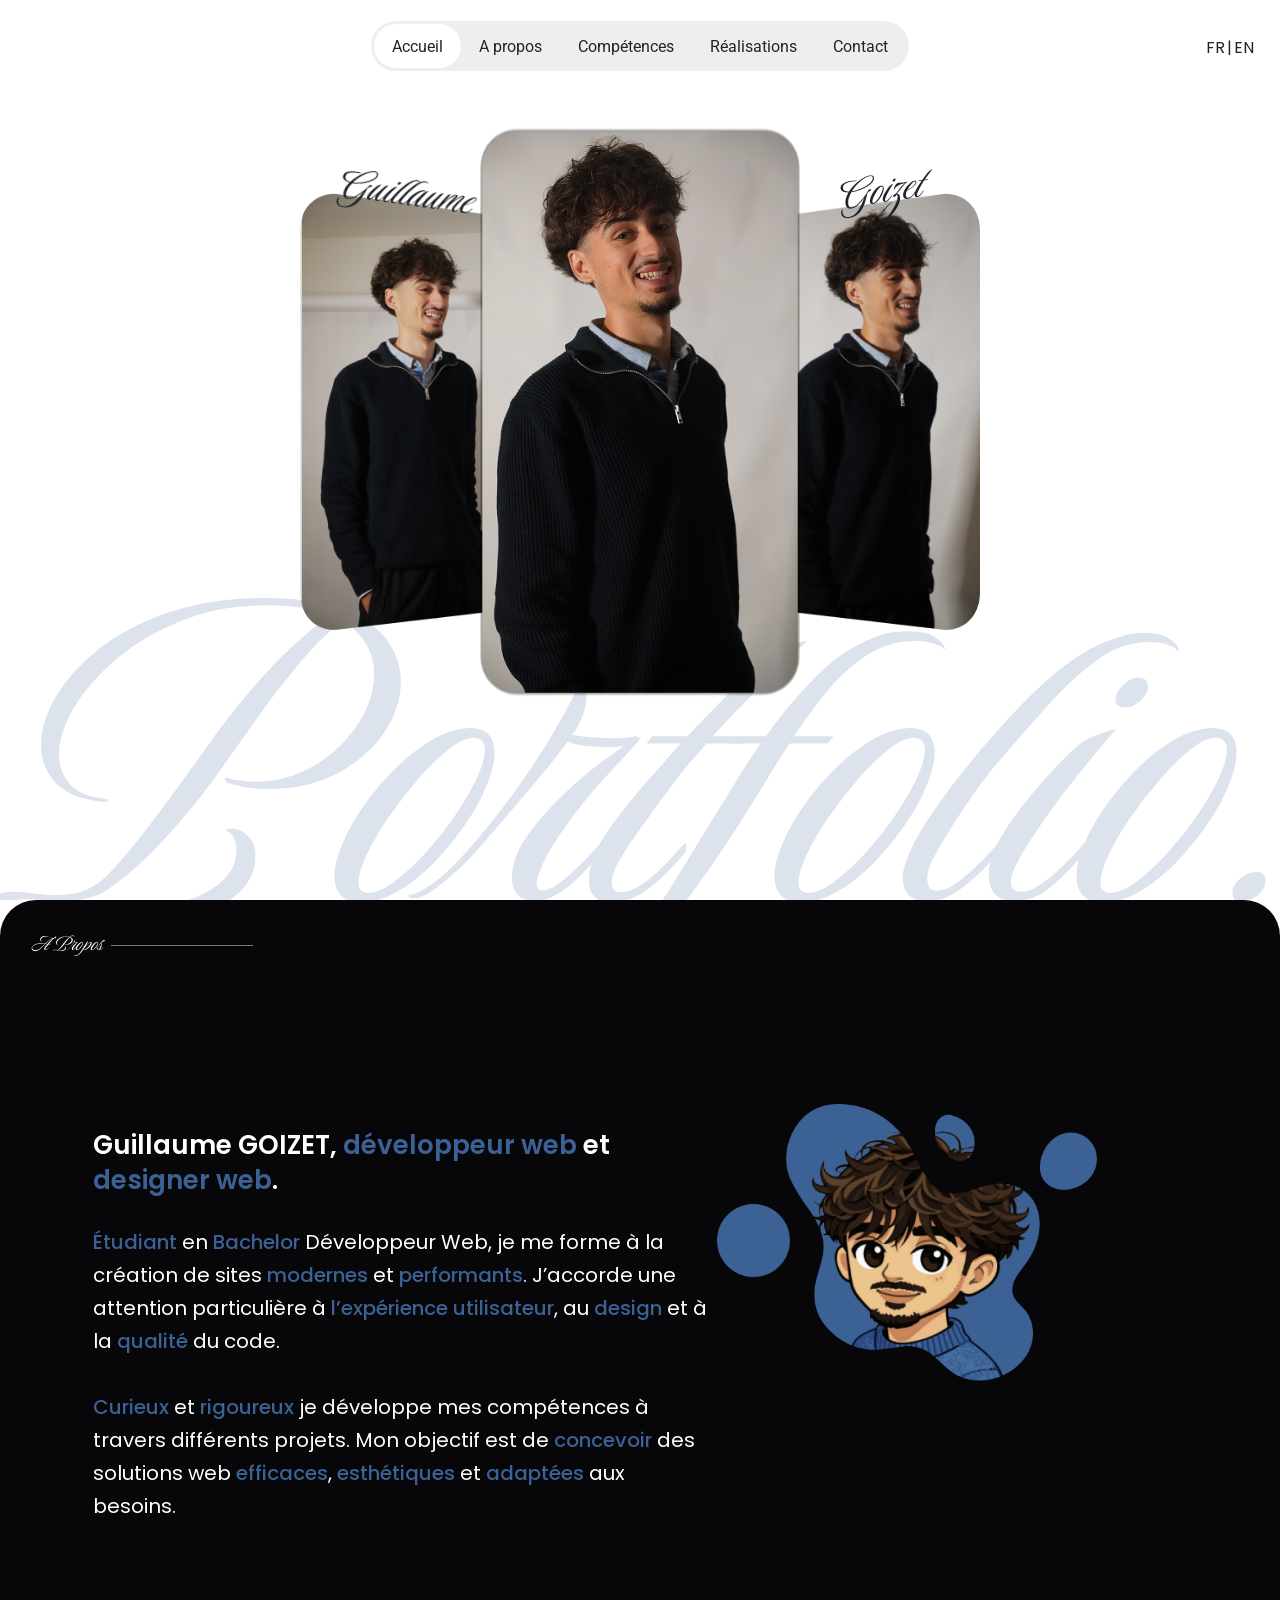
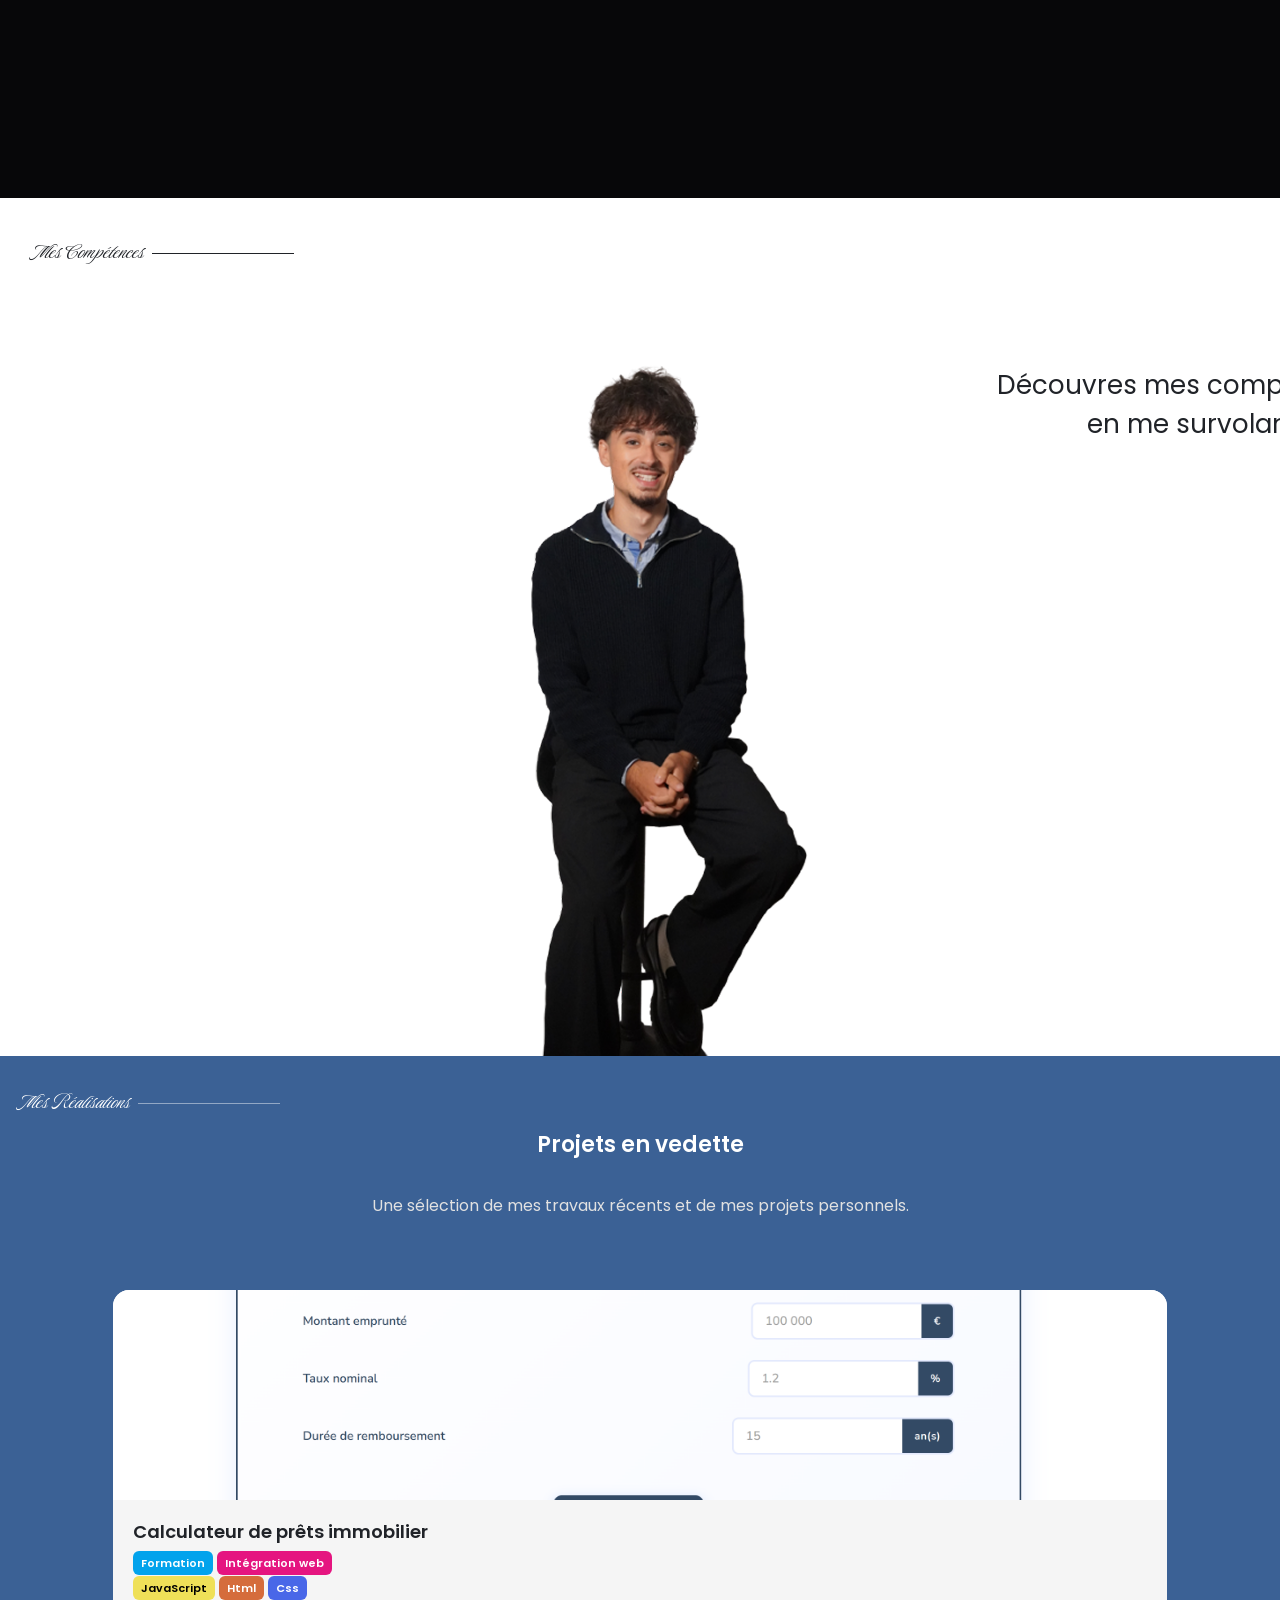
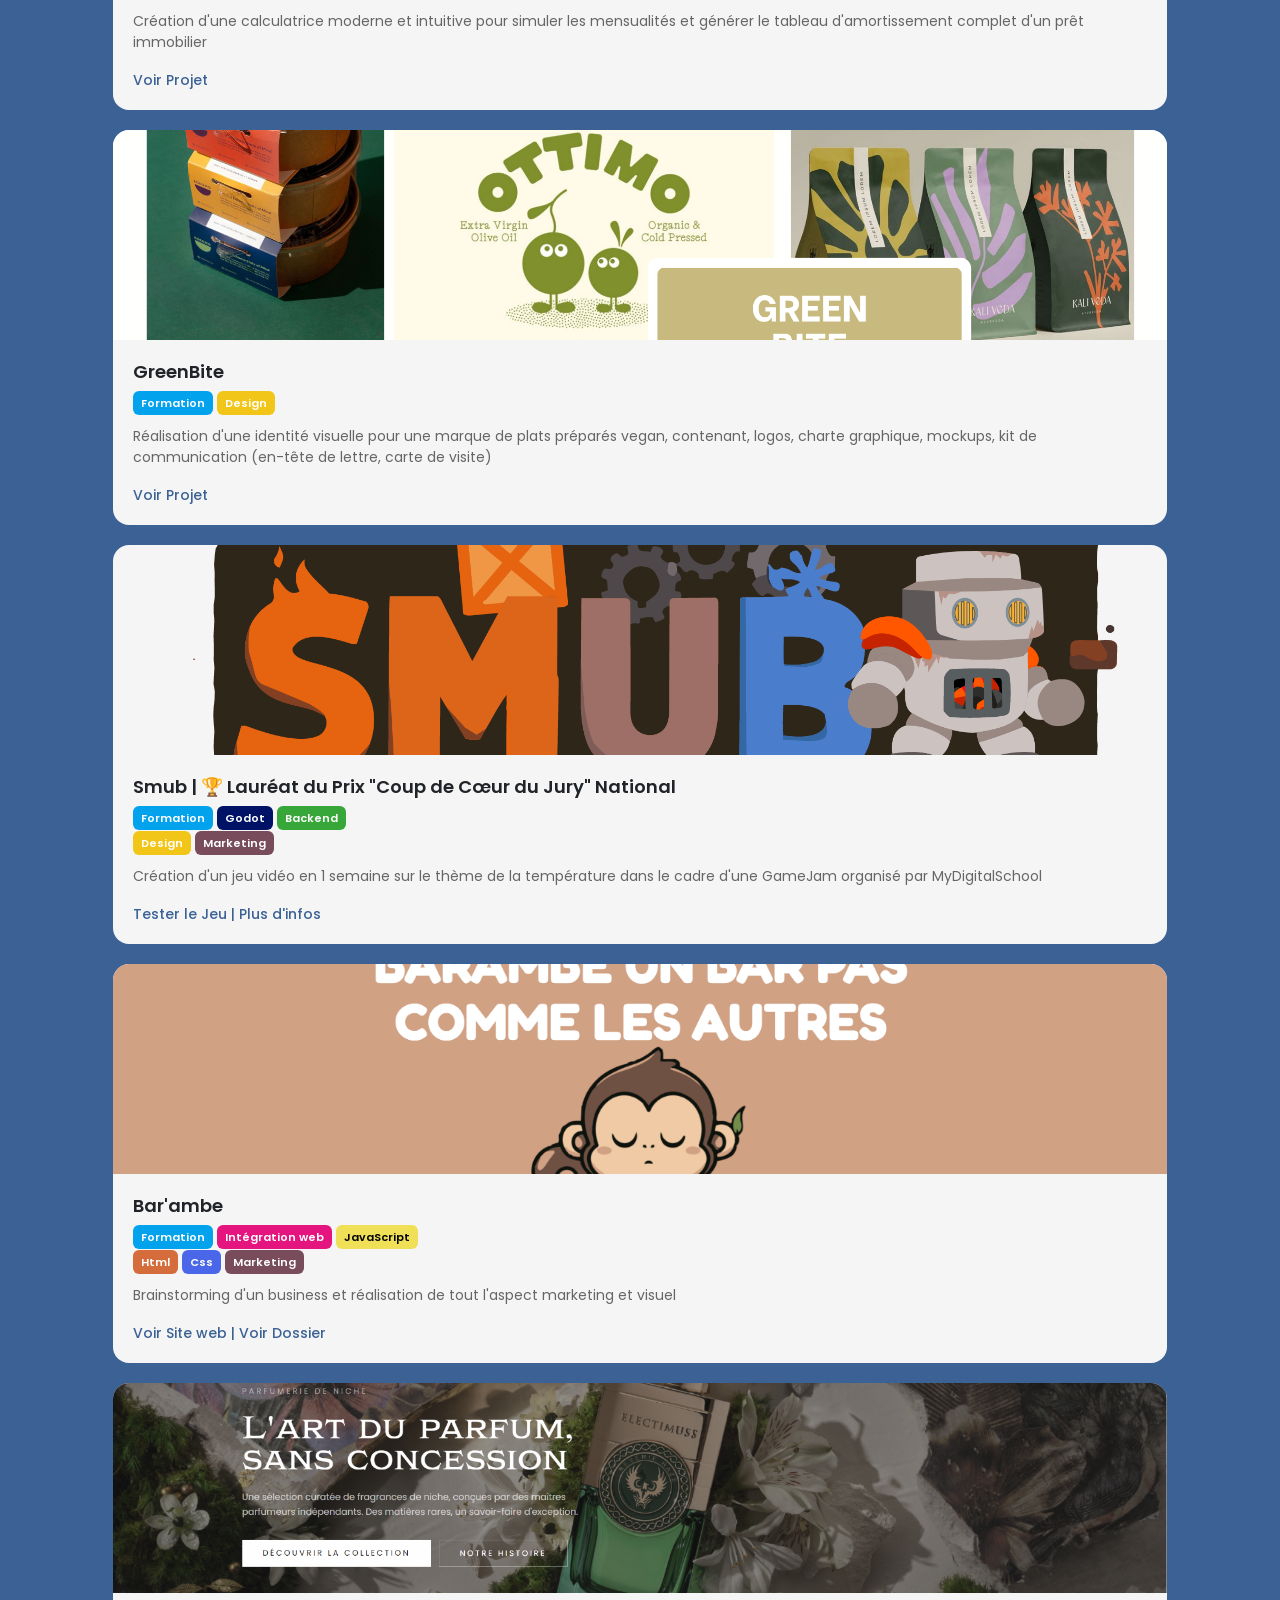
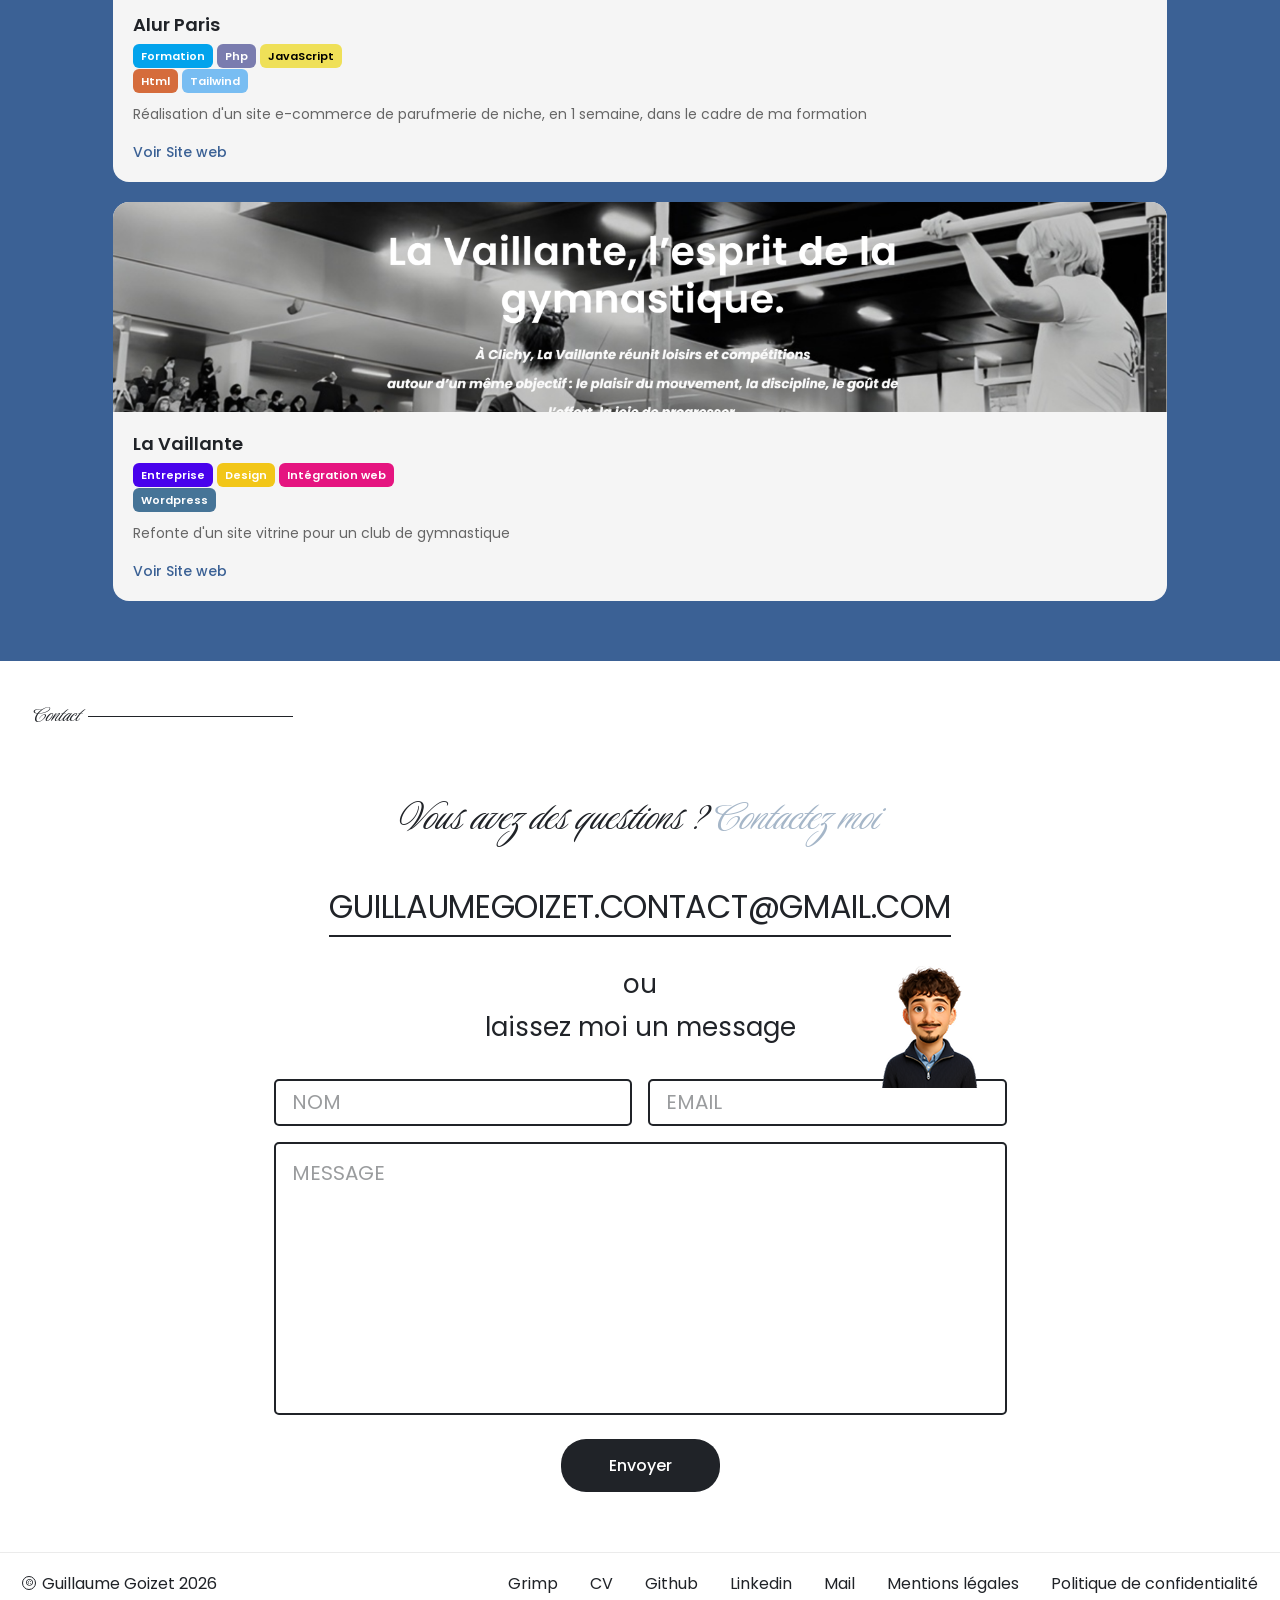
<file: index.html>
<!doctype html>
<html lang="fr">
  <head>
    <meta charset="UTF-8" />
    <meta name="viewport" content="width=device-width, initial-scale=1.0" />
    <title>Portfolio — Guillaume Goizet</title>
    <link rel="stylesheet" href="/assets/styles.css" />
    <link rel="preconnect" href="https://fonts.googleapis.com" />
    <link
      href="https://fonts.googleapis.com/css2?family=Luxurious+Script&family=Poppins:wght@300;400;500;600&family=Roboto:wght@400;500&display=swap"
      rel="stylesheet"
    />
  </head>
  <body>
    <!-- SCROLL TO TOP -->
    <button id="scrollTopBtn">↑</button>
    <!-- NAVBAR -->
    <header>
      <button class="burger" aria-label="Ouvrir le menu" aria-expanded="false">
        <span></span>
        <span></span>
        <span></span>
      </button>

      <nav>
        <a href="#accueil" class="active">Accueil</a>
        <a href="#apropos">A propos</a>
        <a href="#competences">Compétences</a>
        <a href="#realisations">Réalisations</a>
        <a href="#contact">Contact</a>
      </nav>
      <!--<button class="lang-btn" aria-label="Langue">
    <span class="lang-flag">🇫🇷</span>
    <svg class="lang-caret" viewBox="0 0 10 6" fill="none">
      <path d="M1 1L5 5L9 1" stroke="#202328" stroke-width="1.5" stroke-linecap="round" stroke-linejoin="round"/>
    </svg>
  </button>-->
    </header>
    <div class="languages">
      <a href="index.html" class="fr">FR</a>
      <p>|</p>
      <a href="english.html" class="en">EN</a>
    </div>

    <!-- HERO -->
    <section class="hero" id="accueil">
      <div class="hero-watermark" aria-hidden="true">Portfolio.</div>

      <div class="photo-card photo-left">
        <img src="/img/Hero/Picture_Left.png" alt="Guillaume Goizet" />
      </div>
      <div class="photo-card photo-center">
        <img src="/img/Hero/Picture_Center.png" alt="Guillaume Goizet" />
      </div>
      <div class="photo-card photo-right">
        <img src="/img/Hero/Picture_Right.png" alt="Guillaume" />
      </div>

      <span class="name-tag name-guillaume">Guillaume</span>
      <span class="name-tag name-goizet">Goizet</span>
    </section>

    <!-- À PROPOS -->
    <section class="about" id="apropos">
      <div class="fade-up">
        <span class="section-label section-label-white">A Propos</span>
        <span class="section-line section-line-white"></span>
      </div>

      <div class="about-body-wrap fade-up">
        <div class="about-text">
          <p class="about-title">
            Guillaume GOIZET, <span class="hl">développeur web</span> et
            <span class="hl">designer web</span>.
          </p>
          <div class="about-desc">
            <p>
              <span class="hl">Étudiant</span> en
              <span class="hl">Bachelor</span> Développeur Web, je me
              forme à la création de sites <span class="hl">modernes</span> et
              <span class="hl">performants</span>. J’accorde une attention
              particulière à <span class="hl">l’expérience utilisateur</span>,
              au <span class="hl">design</span> et à la
              <span class="hl">qualité</span>
              du code.
            </p>
            <br />
            <p>
              <span class="hl">Curieux</span> et
              <span class="hl">rigoureux</span> je développe mes compétences à
              travers différents projets. Mon objectif est de
              <span class="hl">concevoir</span> des solutions web
              <span class="hl">efficaces</span>,
              <span class="hl">esthétiques</span> et
              <span class="hl">adaptées</span> aux besoins.
            </p>
          </div>
        </div>

        <div class="about-avatar">
          <img
            class="avatar-blob"
            src="/img/About/Avatar.png"
            alt=""
            aria-hidden="true"
          />
          <!-- <div class="avatar-photo"> 
        <img src="/img/About/Avatar.png"
             alt="Avatar Guillaume">
      </div>-->
        </div>
      </div>
    </section>

    <!-- COMPÉTENCES -->
    <section class="skills" id="competences">
      <div class="fade-up">
        <span class="section-label section-label-dark">Mes Compétences</span>
        <span class="section-line section-line-dark"></span>
      </div>

      <!--<div class="skills-inner">
        <div class="skills-left fade-up">
          <div class="skills-grid">
            <div class="skill-card">
              <h3>Frontend</h3>
              <p>HTML, CSS, JavaScript, React, Vue.js, Tailwind CSS</p>
            </div>
            <div class="skill-card">
              <h3>Backend</h3>
              <p>Node.js, Express, Python, REST API, GraphQL</p>
            </div>
            <div class="skill-card">
              <h3>Base de données</h3>
              <p>MongoDB, PostgreSQL, MySQL, Firebase</p>
            </div>
            <div class="skill-card">
              <h3>Outils</h3>
              <p>Git, Docker, Figma, VS Code, Linux</p>
            </div>
          </div>
        </div>-->

      <div class="skills-photo-wrap fade-up">
        <img
          class="main-photo"
          src="/img/Skills/Me.png"
          alt="Guillaume Goizet"
        />
        <img
          class="hover-photo"
          src="/img/Skills/MeHover.png"
          alt="Guillaume Goizet"
        />
        <div class="hover-hint">
          <p>Découvres mes compétences<br/>en me survolant</p>
          <img src="/img/Skills/arrow.png" alt="" aria-hidden="true" />
        </div>
      </div>
    </section>

    <!-- RÉALISATIONS -->
    <section class="projects" id="realisations">
      <div class="fade-up">
        <span class="section-label section-label-white">Mes Réalisations</span>
        <span class="section-line section-line-white"></span>
      </div>
      <p class="projects-sub-one fade-up">Projets en vedette</p>
      <p class="projects-sub-two fade-up">
        Une sélection de mes travaux récents et de mes projets personnels.
      </p>

      <div class="projects-grid fade-up">
        <div class="project-card">
          <img
            class="thumb"
            src="/img/Projects/calculator_screenshot.png"
            alt="Mortgage loan calculator"
          />
          <div class="project-info">
            <h3>Calculateur de prêts immobilier</h3>
            <div class="project-filters">
              <span class="filters formation">Formation</span>
              <span class="filters integration">Intégration web</span><br />
              <span class="filters javascript">JavaScript</span>
              <span class="filters html">Html</span>
              <span class="filters css">Css</span>
            </div>
            <p>
              Création d'une calculatrice moderne et intuitive pour simuler les
              mensualités et générer le tableau d'amortissement complet d'un
              prêt immobilier
            </p>
            <a
              href="https://github.com/GuillaumeGOIZET/Calculator"
              class="project-link"
              target="_blank"
              >Voir Projet</a
            >
          </div>
        </div>
        <div class="project-card">
          <img
            class="thumb"
            src="/img/Projects/Moodboard_GreenBite.png"
            alt="GreenBite"
          />
          <div class="project-info">
            <h3>GreenBite</h3>
            <div class="project-filters">
              <span class="filters formation">Formation</span>
              <span class="filters design">Design</span>
            </div>
            <p>
              Réalisation d'une identité visuelle pour une marque de plats
              préparés vegan, contenant, logos, charte graphique, mockups, kit
              de communication (en-tête de lettre, carte de visite)
            </p>
            <a
              href="/BrandGuideline_GreenBite.pdf"
              class="project-link"
              target="_blank"
              >Voir Projet</a
            >
          </div>
        </div>
        <div class="project-card">
          <img
            class="thumb"
            src="/img/Projects/logo-smub.png"
            alt="Smub | GameJam"
          />
          <div class="project-info">
            <h3>Smub | 🏆 Lauréat du Prix "Coup de Cœur du Jury" National</h3>
            <div class="project-filters">
              <span class="filters formation">Formation</span>
              <span class="filters godot">Godot</span>
              <span class="filters backend">Backend</span><br />
              <span class="filters design">Design</span>
              <span class="filters marketing">Marketing</span>
            </div>
            <p>
              Création d'un jeu vidéo en 1 semaine sur le thème de la
              température dans le cadre d'une GameJam organisé par
              MyDigitalSchool
            </p>
            <a
              href="https://smuub.itch.io/smub"
              target="_blank"
              class="project-link"
              >Tester le Jeu</a
            >
            <a
              href="https://www.linkedin.com/feed/update/urn:li:activity:7431675680519602176/"
              target="_blank"
              class="project-link"
              >| Plus d'infos</a
            >
          </div>
        </div>
        <div class="project-card">
          <img class="thumb" src="/img/Projects/barambe.png" alt="Bar'ambe" />
          <div class="project-info">
            <h3>Bar'ambe</h3>
            <div class="project-filters">
              <span class="filters formation">Formation</span>
              <span class="filters integration">Intégration web</span>
              <span class="filters javascript">JavaScript</span><br />
              <span class="filters html">Html</span>
              <span class="filters css">Css</span>
              <span class="filters marketing">Marketing</span>
            </div>
            <p>
              Brainstorming d'un business et réalisation de tout l'aspect
              marketing et visuel
            </p>
            <a
              href="https://barambe.netlify.app/"
              class="project-link"
              target="_blank"
              >Voir Site web</a
            >
            <a
              href="/Dossier Créative Lab - Barambe 1.pdf"
              class="project-link"
              target="_blank"
              >| Voir Dossier</a
            >
          </div>
        </div>
        <div class="project-card">
          <img
            class="thumb"
            src="/img/Projects/alur-paris.png"
            alt="Alur Paris"
          />
          <div class="project-info">
            <h3>Alur Paris</h3>
            <div class="project-filters">
              <span class="filters formation">Formation</span>
              <span class="filters php">Php</span>
              <span class="filters javascript">JavaScript</span><br />
              <span class="filters html">Html</span>
              <span class="filters tailwind">Tailwind</span>
            </div>
            <p>
              Réalisation d'un site e-commerce de parufmerie de niche, en 1
              semaine, dans le cadre de ma formation
            </p>
            <a
              href="https://alur-paris.guillaume-goizet.mds-angers.yt/"
              class="project-link"
              target="_blank"
              >Voir Site web</a
            >
          </div>
        </div>
        <div class="project-card">
          <img
            class="thumb"
            src="/img/Projects/la-vaillante.png"
            alt="La Vaillante"
          />
          <div class="project-info">
            <h3>La Vaillante</h3>
            <div class="project-filters">
              <span class="filters entreprise">Entreprise</span>
              <span class="filters design">Design</span>
              <span class="filters integration">Intégration web</span><br />
              <span class="filters wordpress">Wordpress</span>
            </div>
            <p>Refonte d'un site vitrine pour un club de gymnastique</p>
            <a
              href="https://www.lavaillante.com/"
              class="project-link"
              target="_blank"
              >Voir Site web</a
            >
          </div>
        </div>
      </div>

      <!--<div class="projects-more fade-up">
    <a href="#">Swipe to explore more projects</a>
  </div>-->
    </section>

    <!-- CONTACT -->
    <section class="contact" id="contact">
      <div class="fade-up">
        <span class="section-label section-label-dark">Contact</span>
        <span
          class="section-line section-line-dark"
          style="width: 205px"
        ></span>
      </div>

      <img
        class="contact-sticker"
        src="/img/Contact/avatar-form.png"
        alt=""
        aria-hidden="true"
      />

      <div class="contact-heading fade-up">
        <span class="main">Vous avez des questions ? </span>
        <span class="accent">Contactez moi</span>
      </div>

      <div class="contact-email fade-up">
        <div class="email-inner">
          <a href="mailto:guillaumegoizet.contact@gmail.com">
            GUILLAUMEGOIZET.CONTACT@GMAIL.COM
          </a>
          <div class="email-line"></div>
        </div>
      </div>

      <p class="contact-or fade-up">ou</p>
      <p class="contact-sub fade-up">laissez moi un message</p>

      <form
        class="contact-form fade-up"
        action="https://formspree.io/f/xpqojnbq"
        method="POST"
        onsubmit="handleSubmit(event)"
      >
        <div class="form-row">
          <div class="form-field">
            <input
              type="text"
              placeholder="NOM"
              name="nom"
              autocomplete="name"
            />
          </div>
          <div class="form-field">
            <input
              type="email"
              placeholder="EMAIL"
              name="email"
              autocomplete="email"
            />
          </div>
        </div>
        <div class="form-field">
          <textarea placeholder="MESSAGE" name="message"></textarea>
        </div>
        <button type="submit" class="btn-send">Envoyer</button>
      </form>
    </section>

    <!-- FOOTER -->
    <footer>
      <div class="footer-copy">
        <i class="copy-sym">©</i>
        Guillaume Goizet 2026
      </div>
      <div class="footer-links">
        <a
          href="https://eduservices.grimp.io/share?profile=kCNetyWnjxm8"
          target="_blank"
          rel="noopener"
          >Grimp</a
        >
        <a href="/CV_GuillaumeGoizet.pdf" target="_blank" rel="noopener">CV</a>
        <a
          href="https://github.com/GuillaumeGOIZET"
          target="_blank"
          rel="noopener"
          >Github</a
        >
        <a
          href="https://www.linkedin.com/in/guillaume-goizet-2b29b0298/"
          target="_blank"
          rel="noopener"
          >Linkedin</a
        >
        <a href="mailto:guillaumegoizet.contact@gmail.com">Mail</a>
        <a href="/mentions-legales.html">Mentions légales</a>
        <a href="/politique-confidentialite.html"
          >Politique de confidentialité</a
        >
      </div>
    </footer>

    <script>
      // Scroll fade-in
      const obs = new IntersectionObserver(
        (entries) => {
          entries.forEach((e) => {
            if (e.isIntersecting) e.target.classList.add("visible");
          });
        },
        { threshold: 0.12 },
      );
      document.querySelectorAll(".fade-up").forEach((el) => obs.observe(el));

      // Active nav link
      const sections = document.querySelectorAll("section[id]");
      const links = document.querySelectorAll("nav a");
      window.addEventListener(
        "scroll",
        () => {
          let cur = "";
          sections.forEach((s) => {
            if (scrollY >= s.offsetTop - 120) cur = s.id;
          });
          links.forEach((a) => {
            a.classList.toggle("active", a.getAttribute("href") === "#" + cur);
          });
        },
        { passive: true },
      );

      // Form submit
      async function handleSubmit(e) {
        e.preventDefault();
        const btn = e.target.querySelector(".btn-send");
        const form = e.target;
        const data = new FormData(form);

        btn.textContent = "Envoi en cours...";
        btn.disabled = true;

        try {
          const res = await fetch(form.action, {
            method: "POST",
            body: data,
            headers: { Accept: "application/json" },
          });

          if (res.ok) {
            btn.textContent = "Envoyé ✓";
            btn.style.background = "#3b6195";
            form.reset();
          } else {
            btn.textContent = "Erreur, réessaie";
            btn.style.background = "#c0392b";
          }
        } catch {
          btn.textContent = "Erreur réseau";
          btn.style.background = "#c0392b";
        } finally {
          btn.disabled = false;
          setTimeout(() => {
            btn.textContent = "Envoyer";
            btn.style.background = "";
          }, 4000);
        }
      }

      const watermark = document.querySelector(".hero-watermark");

      function updateParallax() {
        const offset = window.scrollY * 0.45;

        if (watermark) {
          watermark.style.transform = `translateY(-${offset}px)`;
        }
      }

      window.addEventListener("scroll", updateParallax, { passive: true });
      updateParallax();

      // ── SCROLL TO TOP ──────────────────────────
      const btn = document.getElementById("scrollTopBtn");

      // Afficher le bouton après scroll
      window.addEventListener("scroll", () => {
        if (window.scrollY > 300) {
          btn.classList.add("show");
        } else {
          btn.classList.remove("show");
        }
      });

      // Scroll smooth vers le haut
      btn.addEventListener("click", () => {
        window.scrollTo({
          top: 0,
          behavior: "smooth",
        });
      });
    </script>
    <script>
      const burger = document.querySelector(".burger");
      const header = document.querySelector("header");
      const menuLinks = document.querySelectorAll("header nav a");

      if (burger && header) {
        burger.addEventListener("click", () => {
          const isOpen = header.classList.toggle("menu-open");

          burger.setAttribute("aria-expanded", isOpen ? "true" : "false");

          burger.setAttribute(
            "aria-label",
            isOpen ? "Fermer le menu" : "Ouvrir le menu",
          );
        });

        // Fermer le menu lorsqu'on clique sur un lien
        menuLinks.forEach((link) => {
          link.addEventListener("click", () => {
            header.classList.remove("menu-open");

            burger.setAttribute("aria-expanded", "false");

            burger.setAttribute("aria-label", "Ouvrir le menu");
          });
        });
      }
    </script>
  </body>
</html>
</file>
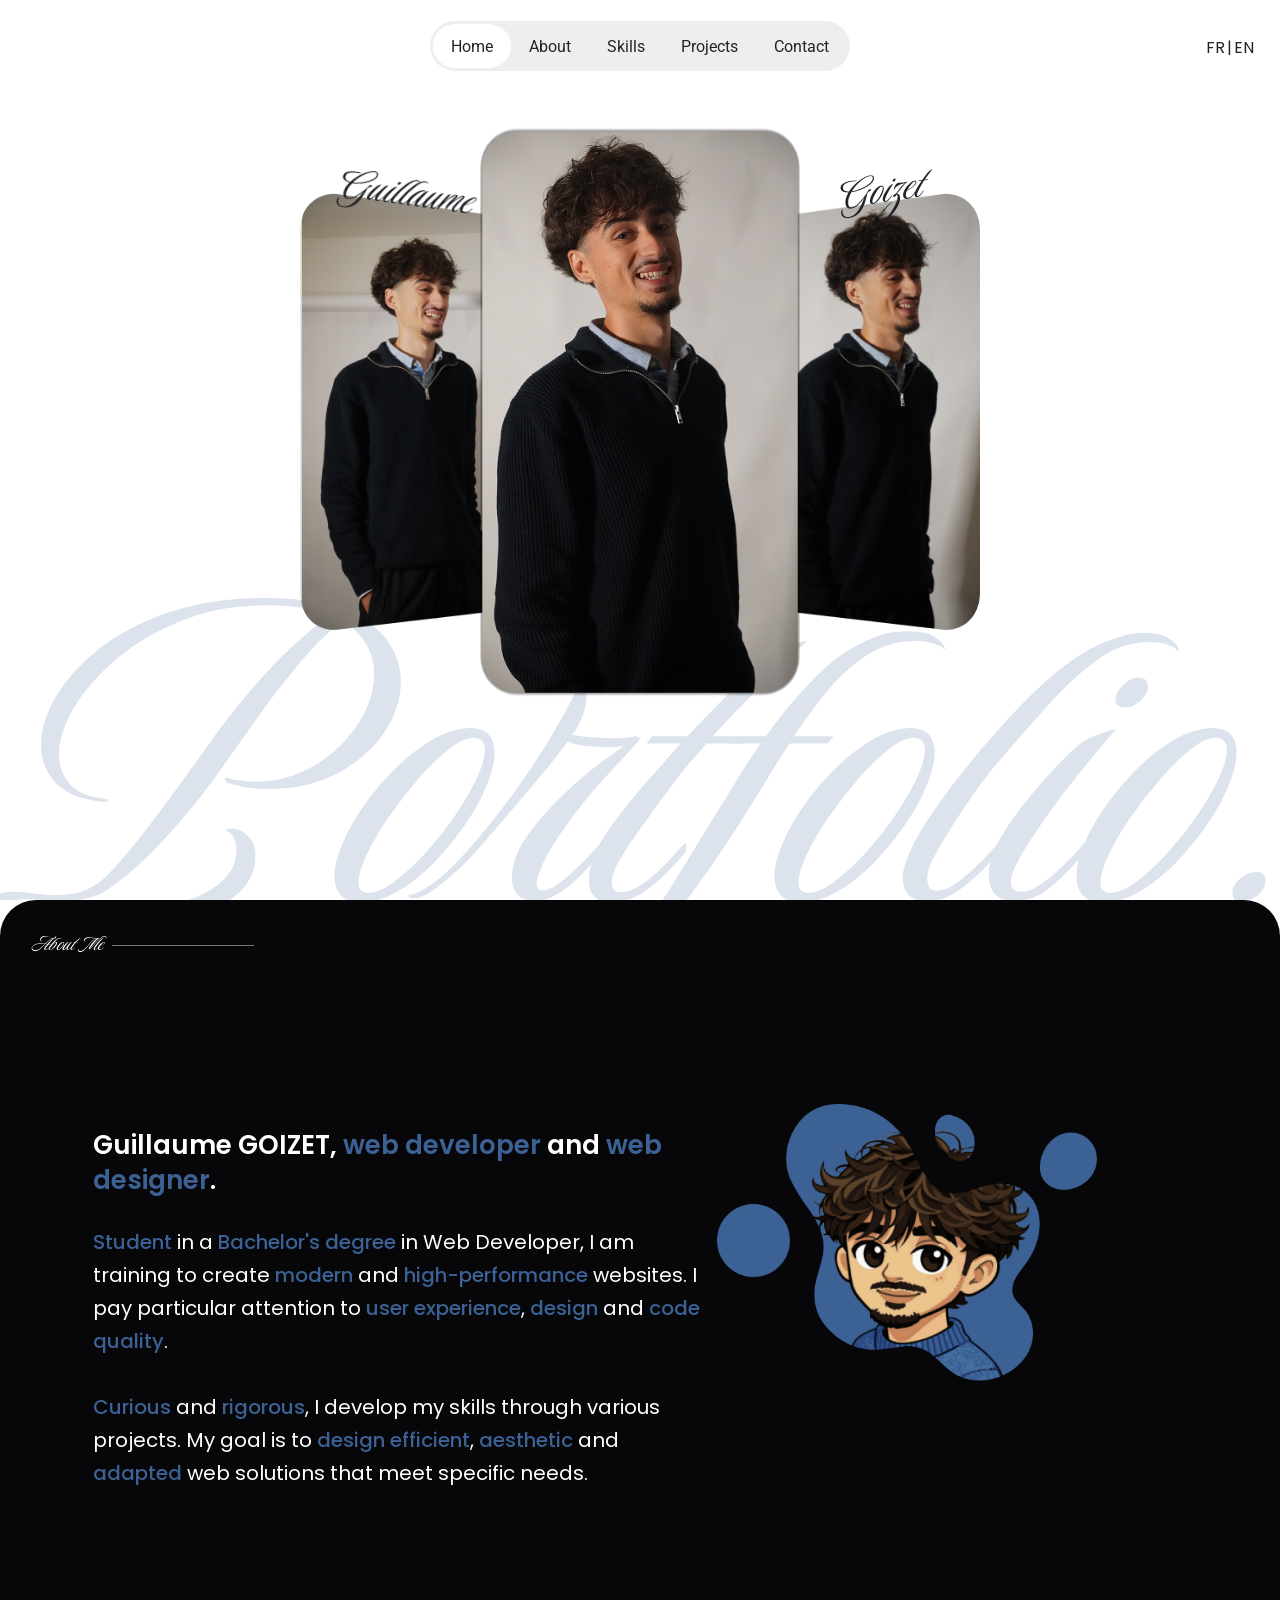
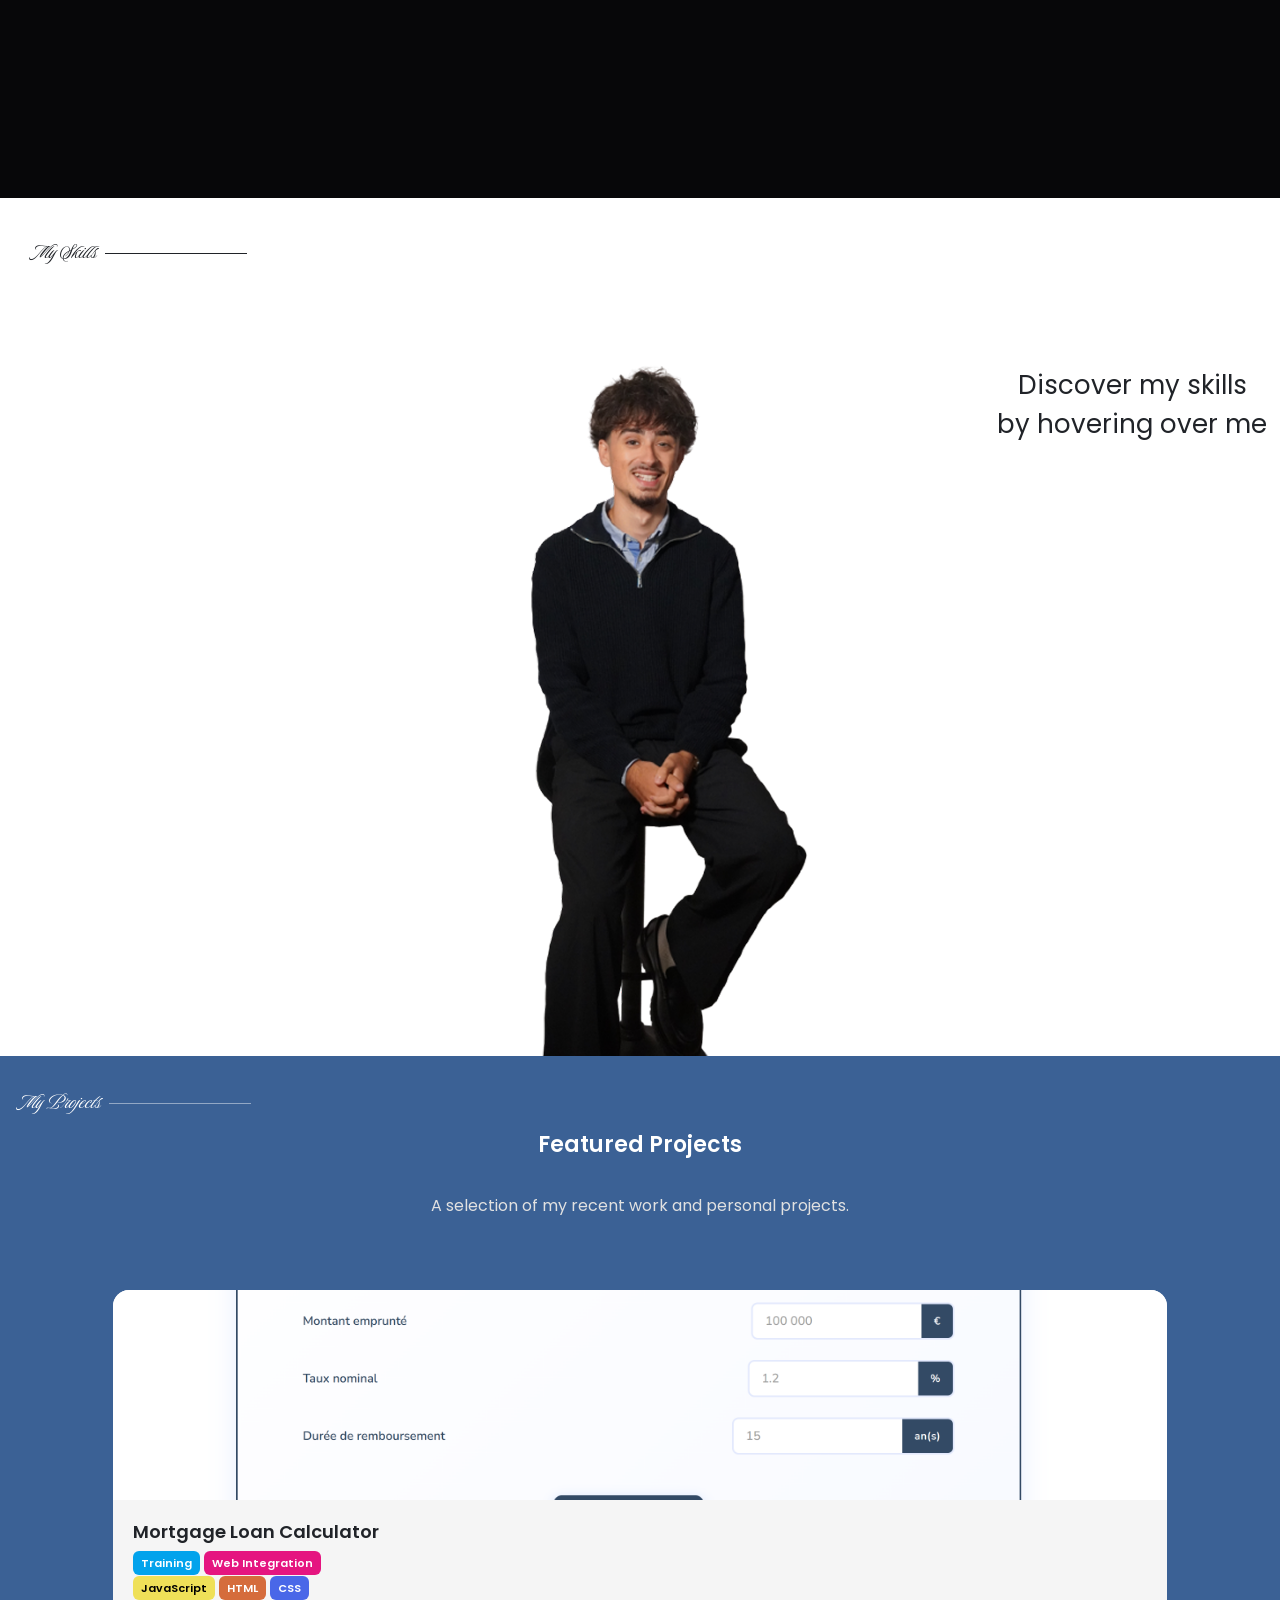
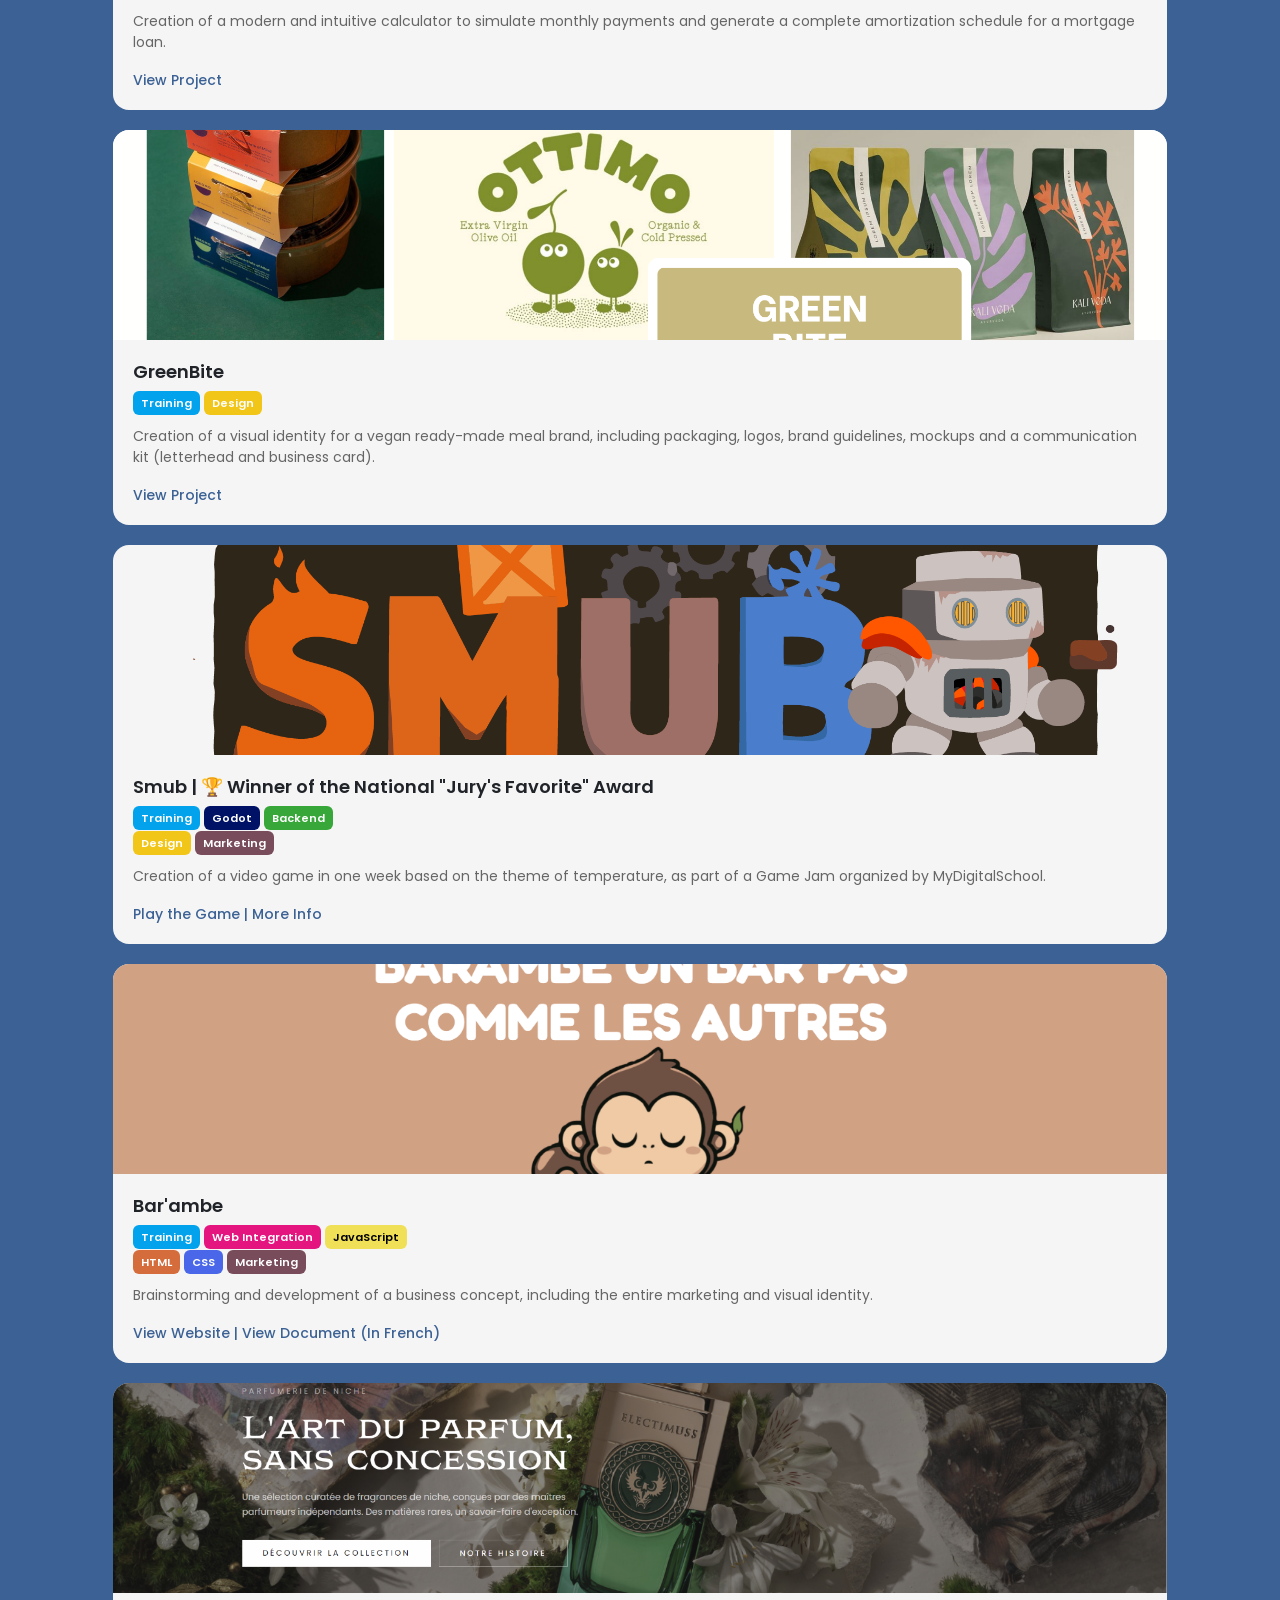
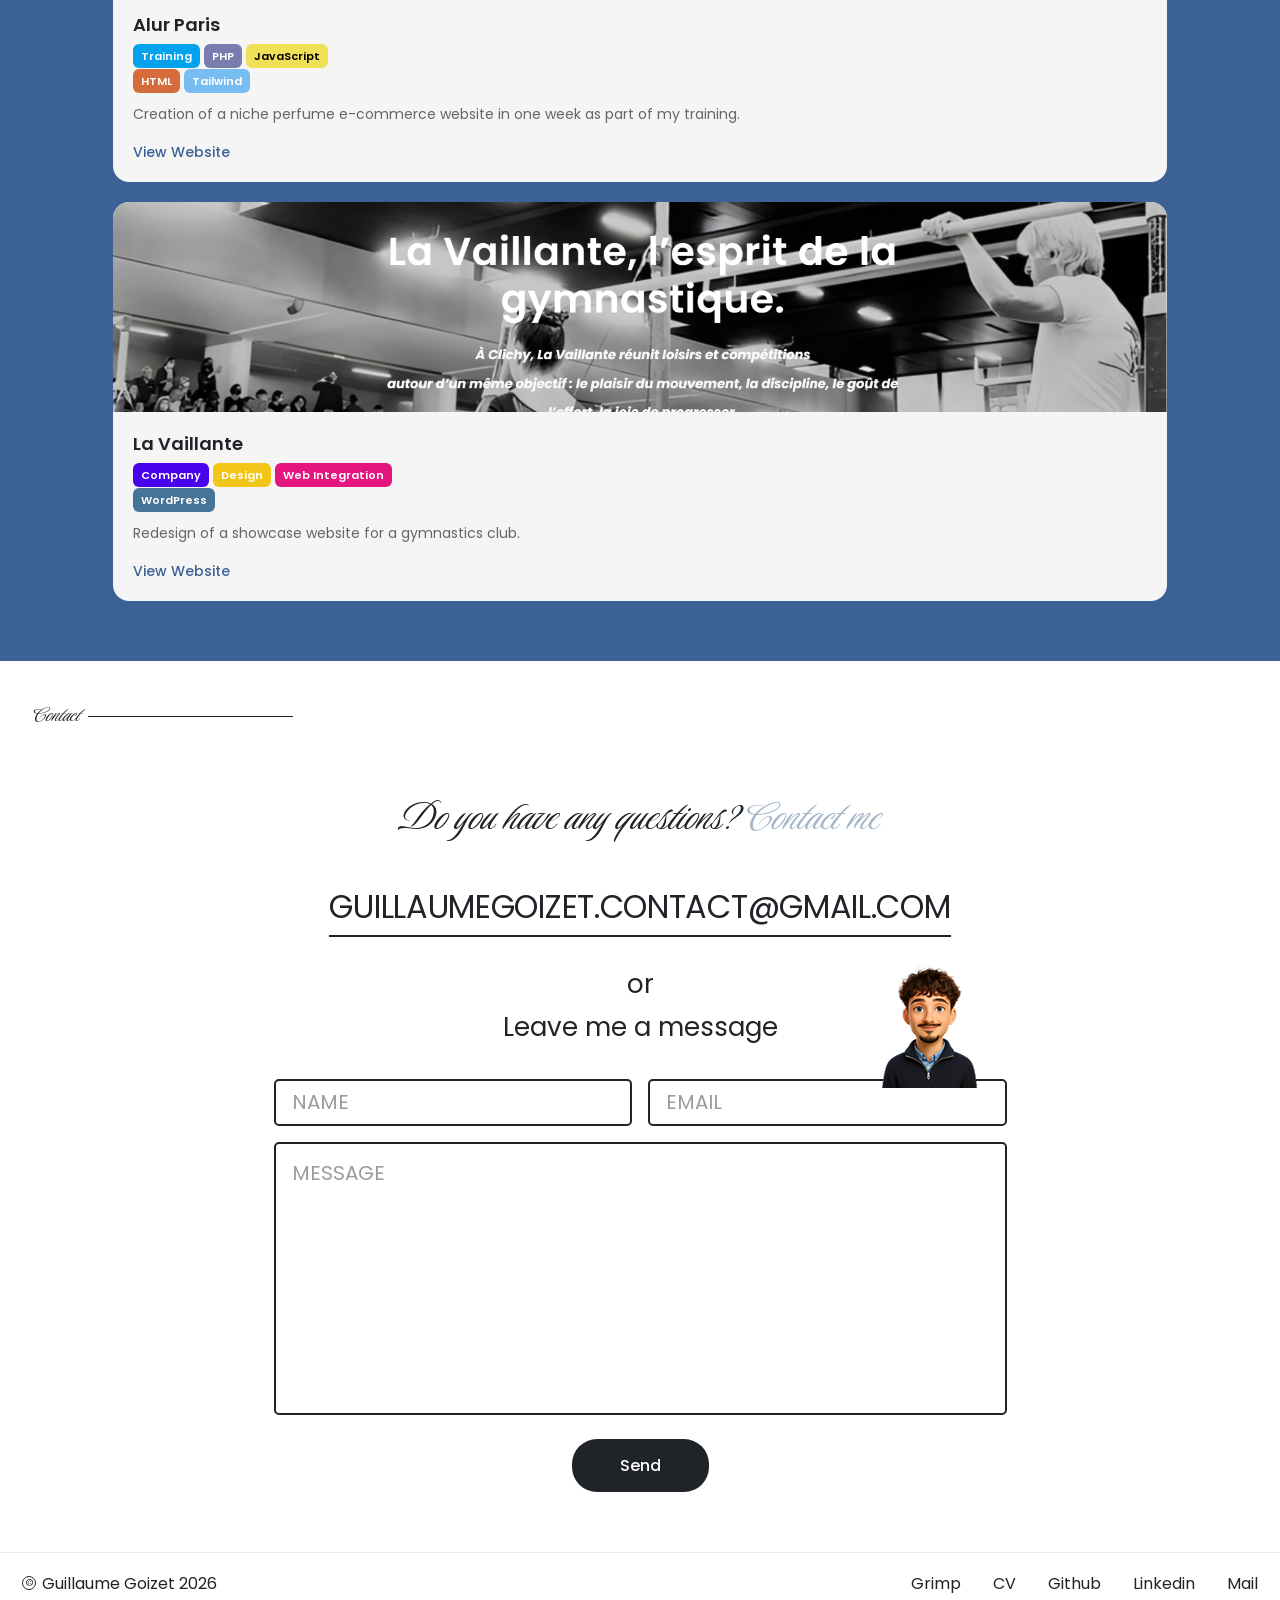
<file: english.html>
<!doctype html>
<html lang="en">
  <head>
    <meta charset="UTF-8" />
    <meta name="viewport" content="width=device-width, initial-scale=1.0" />
    <title>Portfolio — Guillaume Goizet</title>
    <link rel="stylesheet" href="/assets/styles.css" />
    <link rel="preconnect" href="https://fonts.googleapis.com" />
    <link
      href="https://fonts.googleapis.com/css2?family=Luxurious+Script&family=Poppins:wght@300;400;500;600&family=Roboto:wght@400;500&display=swap"
      rel="stylesheet"
    />
  </head>

  <body>
    <!-- SCROLL TO TOP -->
    <button id="scrollTopBtn">↑</button>

    <!-- NAVBAR -->
    <header>
      <button class="burger" aria-label="Open menu" aria-expanded="false">
        <span></span>
        <span></span>
        <span></span>
      </button>

      <nav>
        <a href="#accueil" class="active">Home</a>
        <a href="#apropos">About</a>
        <a href="#competences">Skills</a>
        <a href="#realisations">Projects</a>
        <a href="#contact">Contact</a>
      </nav>
    </header>

    <div class="languages">
      <a href="index.html" class="fr">FR</a>
      <p>|</p>
      <a href="english.html" class="en">EN</a>
    </div>

    <!-- HERO -->
    <section class="hero" id="accueil">
      <div class="hero-watermark" aria-hidden="true">Portfolio.</div>

      <div class="photo-card photo-left">
        <img src="/img/Hero/Picture_Left.png" alt="Guillaume Goizet" />
      </div>

      <div class="photo-card photo-center">
        <img src="/img/Hero/Picture_Center.png" alt="Guillaume Goizet" />
      </div>

      <div class="photo-card photo-right">
        <img src="/img/Hero/Picture_Right.png" alt="Guillaume" />
      </div>

      <span class="name-tag name-guillaume">Guillaume</span>
      <span class="name-tag name-goizet">Goizet</span>
    </section>

    <!-- ABOUT -->
    <section class="about" id="apropos">
      <div class="fade-up">
        <span class="section-label section-label-white">About Me</span>
        <span class="section-line section-line-white"></span>
      </div>

      <div class="about-body-wrap fade-up">
        <div class="about-text">
          <p class="about-title">
            Guillaume GOIZET,
            <span class="hl">web developer</span> and
            <span class="hl">web designer</span>.
          </p>

          <div class="about-desc">
            <p>
              <span class="hl">Student</span> in a
              <span class="hl">Bachelor's degree</span> in Web Developer, I
              am training to create <span class="hl">modern</span> and
              <span class="hl">high-performance</span> websites. I pay
              particular attention to <span class="hl">user experience</span>,
              <span class="hl">design</span> and
              <span class="hl">code quality</span>.
            </p>

            <br />

            <p>
              <span class="hl">Curious</span> and
              <span class="hl">rigorous</span>, I develop my skills through
              various projects. My goal is to
              <span class="hl">design</span>
              <span class="hl">efficient</span>,
              <span class="hl">aesthetic</span> and
              <span class="hl">adapted</span> web solutions that meet specific
              needs.
            </p>
          </div>
        </div>

        <div class="about-avatar">
          <img
            class="avatar-blob"
            src="/img/About/Avatar.png"
            alt=""
            aria-hidden="true"
          />
        </div>
      </div>
    </section>

    <!-- SKILLS -->
    <section class="skills" id="competences">
      <div class="fade-up">
        <span class="section-label section-label-dark">My Skills</span>
        <span class="section-line section-line-dark"></span>
      </div>

      <div class="skills-photo-wrap fade-up">
        <img
          class="main-photo"
          src="/img/Skills/Me.png"
          alt="Guillaume Goizet"
        />

        <img
          class="hover-photo"
          src="/img/Skills/MeHover.png"
          alt="Guillaume Goizet"
        />

        <div class="hover-hint">
          <p>Discover my skills <br />by hovering over me</p>
          <img src="/img/Skills/arrow.png" alt="" aria-hidden="true" />
        </div>
      </div>
    </section>

    <!-- PROJECTS -->
    <section class="projects" id="realisations">
      <div class="fade-up">
        <span class="section-label section-label-white">My Projects</span>
        <span class="section-line section-line-white"></span>
      </div>

      <p class="projects-sub-one fade-up">Featured Projects</p>

      <p class="projects-sub-two fade-up">
        A selection of my recent work and personal projects.
      </p>

      <div class="projects-grid fade-up">
        <!-- PROJECT 1 -->
        <div class="project-card">
          <img
            class="thumb"
            src="/img/Projects/calculator_screenshot.png"
            alt="Mortgage loan calculator"
          />

          <div class="project-info">
            <h3>Mortgage Loan Calculator</h3>

            <div class="project-filters">
              <span class="filters formation">Training</span>
              <span class="filters integration">Web Integration</span><br />
              <span class="filters javascript">JavaScript</span>
              <span class="filters html">HTML</span>
              <span class="filters css">CSS</span>
            </div>

            <p>
              Creation of a modern and intuitive calculator to simulate monthly
              payments and generate a complete amortization schedule for a
              mortgage loan.
            </p>

            <a
              href="https://github.com/GuillaumeGOIZET/Calculator"
              class="project-link"
              target="_blank"
            >
              View Project
            </a>
          </div>
        </div>

        <!-- PROJECT 2 -->
        <div class="project-card">
          <img
            class="thumb"
            src="/img/Projects/Moodboard_GreenBite.png"
            alt="GreenBite"
          />

          <div class="project-info">
            <h3>GreenBite</h3>

            <div class="project-filters">
              <span class="filters formation">Training</span>
              <span class="filters design">Design</span>
            </div>

            <p>
              Creation of a visual identity for a vegan ready-made meal brand,
              including packaging, logos, brand guidelines, mockups and a
              communication kit (letterhead and business card).
            </p>

            <a
              href="/BrandGuideline_GreenBite.pdf"
              class="project-link"
              target="_blank"
            >
              View Project
            </a>
          </div>
        </div>

        <!-- PROJECT 3 -->
        <div class="project-card">
          <img
            class="thumb"
            src="/img/Projects/logo-smub.png"
            alt="Smub | GameJam"
          />

          <div class="project-info">
            <h3>Smub | 🏆 Winner of the National "Jury's Favorite" Award</h3>

            <div class="project-filters">
              <span class="filters formation">Training</span>
              <span class="filters godot">Godot</span>
              <span class="filters backend">Backend</span><br />
              <span class="filters design">Design</span>
              <span class="filters marketing">Marketing</span>
            </div>

            <p>
              Creation of a video game in one week based on the theme of
              temperature, as part of a Game Jam organized by MyDigitalSchool.
            </p>

            <a
              href="https://smuub.itch.io/smub"
              target="_blank"
              class="project-link"
            >
              Play the Game
            </a>

            <a
              href="https://www.linkedin.com/feed/update/urn:li:activity:7431675680519602176/"
              target="_blank"
              class="project-link"
            >
              | More Info
            </a>
          </div>
        </div>

        <!-- PROJECT 4 -->
        <div class="project-card">
          <img class="thumb" src="/img/Projects/barambe.png" alt="Bar'ambe" />

          <div class="project-info">
            <h3>Bar'ambe</h3>

            <div class="project-filters">
              <span class="filters formation">Training</span>
              <span class="filters integration">Web Integration</span>
              <span class="filters javascript">JavaScript</span><br />
              <span class="filters html">HTML</span>
              <span class="filters css">CSS</span>
              <span class="filters marketing">Marketing</span>
            </div>

            <p>
              Brainstorming and development of a business concept, including the
              entire marketing and visual identity.
            </p>

            <a
              href="https://barambe.netlify.app/"
              class="project-link"
              target="_blank"
            >
              View Website
            </a>

            <a
              href="/Dossier Créative Lab - Barambe 1.pdf"
              class="project-link"
              target="_blank"
            >
              | View Document (In French)
            </a>
          </div>
        </div>

        <!-- PROJECT 5 -->
        <div class="project-card">
          <img
            class="thumb"
            src="/img/Projects/alur-paris.png"
            alt="Alur Paris"
          />

          <div class="project-info">
            <h3>Alur Paris</h3>

            <div class="project-filters">
              <span class="filters formation">Training</span>
              <span class="filters php">PHP</span>
              <span class="filters javascript">JavaScript</span><br />
              <span class="filters html">HTML</span>
              <span class="filters tailwind">Tailwind</span>
            </div>

            <p>
              Creation of a niche perfume e-commerce website in one week as part
              of my training.
            </p>

            <a
              href="https://alur-paris.guillaume-goizet.mds-angers.yt/"
              target="_blank"
              class="project-link"
            >
              View Website
            </a>
          </div>
        </div>

        <!-- PROJECT 6 -->
        <div class="project-card">
          <img
            class="thumb"
            src="/img/Projects/la-vaillante.png"
            alt="La Vaillante"
          />

          <div class="project-info">
            <h3>La Vaillante</h3>

            <div class="project-filters">
              <span class="filters entreprise">Company</span>
              <span class="filters design">Design</span>
              <span class="filters integration">Web Integration</span><br />
              <span class="filters wordpress">WordPress</span>
            </div>

            <p>Redesign of a showcase website for a gymnastics club.</p>

            <a
              href="https://www.lavaillante.com/"
              target="_blank"
              class="project-link"
            >
              View Website
            </a>
          </div>
        </div>
      </div>
    </section>

    <!-- CONTACT -->
    <section class="contact" id="contact">
      <div class="fade-up">
        <span class="section-label section-label-dark">Contact</span>
        <span
          class="section-line section-line-dark"
          style="width: 205px"
        ></span>
      </div>

      <img
        class="contact-sticker"
        src="/img/Contact/avatar-form.png"
        alt=""
        aria-hidden="true"
      />

      <div class="contact-heading fade-up">
        <span class="main">Do you have any questions? </span>
        <span class="accent">Contact me</span>
      </div>

      <div class="contact-email fade-up">
        <div class="email-inner">
          <a href="mailto:guillaumegoizet.contact@gmail.com">
            GUILLAUMEGOIZET.CONTACT@GMAIL.COM
          </a>

          <div class="email-line"></div>
        </div>
      </div>

      <p class="contact-or fade-up">or</p>

      <p class="contact-sub fade-up">Leave me a message</p>

      <form
        class="contact-form fade-up"
        action="https://formspree.io/f/xpqojnbq"
        method="POST"
        onsubmit="handleSubmit(event)"
      >
        <div class="form-row">
          <div class="form-field">
            <input
              type="text"
              placeholder="NAME"
              name="nom"
              autocomplete="name"
            />
          </div>

          <div class="form-field">
            <input
              type="email"
              placeholder="EMAIL"
              name="email"
              autocomplete="email"
            />
          </div>
        </div>

        <div class="form-field">
          <textarea placeholder="MESSAGE" name="message"></textarea>
        </div>

        <button type="submit" class="btn-send">Send</button>
      </form>
    </section>

    <!-- FOOTER -->
    <footer>
      <div class="footer-copy">
        <i class="copy-sym">©</i>
        Guillaume Goizet 2026
      </div>

      <div class="footer-links">
        <a
          href="https://eduservices.grimp.io/share?profile=kCNetyWnjxm8"
          target="_blank"
          rel="noopener"
        >
          Grimp
        </a>

        <a href="/CV_GuillaumeGoizet.pdf" target="_blank" rel="noopener">
          CV
        </a>

        <a
          href="https://github.com/GuillaumeGOIZET"
          target="_blank"
          rel="noopener"
        >
          Github
        </a>

        <a
          href="https://www.linkedin.com/in/guillaume-goizet-2b29b0298/"
          target="_blank"
          rel="noopener"
        >
          Linkedin
        </a>

        <a href="mailto:guillaumegoizet.contact@gmail.com">Mail</a>
      </div>
    </footer>

    <script>
      // Scroll fade-in
      const obs = new IntersectionObserver(
        (entries) => {
          entries.forEach((e) => {
            if (e.isIntersecting) e.target.classList.add("visible");
          });
        },
        { threshold: 0.12 },
      );

      document.querySelectorAll(".fade-up").forEach((el) => obs.observe(el));

      // Active nav link
      const sections = document.querySelectorAll("section[id]");
      const links = document.querySelectorAll("nav a");

      window.addEventListener(
        "scroll",
        () => {
          let cur = "";

          sections.forEach((s) => {
            if (scrollY >= s.offsetTop - 120) cur = s.id;
          });

          links.forEach((a) => {
            a.classList.toggle("active", a.getAttribute("href") === "#" + cur);
          });
        },
        { passive: true },
      );

      // Form submit
      async function handleSubmit(e) {
        e.preventDefault();

        const btn = e.target.querySelector(".btn-send");
        const form = e.target;
        const data = new FormData(form);

        btn.textContent = "Sending...";
        btn.disabled = true;

        try {
          const res = await fetch(form.action, {
            method: "POST",
            body: data,
            headers: { Accept: "application/json" },
          });

          if (res.ok) {
            btn.textContent = "Sent ✓";
            btn.style.background = "#3b6195";
            form.reset();
          } else {
            btn.textContent = "Error, try again";
            btn.style.background = "#c0392b";
          }
        } catch {
          btn.textContent = "Network error";
          btn.style.background = "#c0392b";
        } finally {
          btn.disabled = false;

          setTimeout(() => {
            btn.textContent = "Send";
            btn.style.background = "";
          }, 4000);
        }
      }

      // Watermark parallax
      const watermark = document.querySelector(".hero-watermark");

      function updateParallax() {
        const offset = window.scrollY * 0.45;

        if (watermark) {
          watermark.style.transform = `translateY(-${offset}px)`;
        }
      }

      window.addEventListener("scroll", updateParallax, {
        passive: true,
      });

      updateParallax();

      // ── SCROLL TO TOP ──────────────────────────
      const btn = document.getElementById("scrollTopBtn");

      // Show button after scrolling
      window.addEventListener("scroll", () => {
        if (window.scrollY > 300) {
          btn.classList.add("show");
        } else {
          btn.classList.remove("show");
        }
      });

      // Smooth scroll to top
      btn.addEventListener("click", () => {
        window.scrollTo({
          top: 0,
          behavior: "smooth",
        });
      });
    </script>

    <script>
      // Burger menu
      const burger = document.querySelector(".burger");
      const header = document.querySelector("header");
      const menuLinks = document.querySelectorAll("header nav a");

      if (burger && header) {
        burger.addEventListener("click", () => {
          const isOpen = header.classList.toggle("menu-open");

          burger.setAttribute("aria-expanded", isOpen ? "true" : "false");

          burger.setAttribute(
            "aria-label",
            isOpen ? "Close menu" : "Open menu",
          );
        });

        // Close menu when clicking a link
        menuLinks.forEach((link) => {
          link.addEventListener("click", () => {
            header.classList.remove("menu-open");

            burger.setAttribute("aria-expanded", "false");

            burger.setAttribute("aria-label", "Open menu");
          });
        });
      }
    </script>
  </body>
</html>
</file>
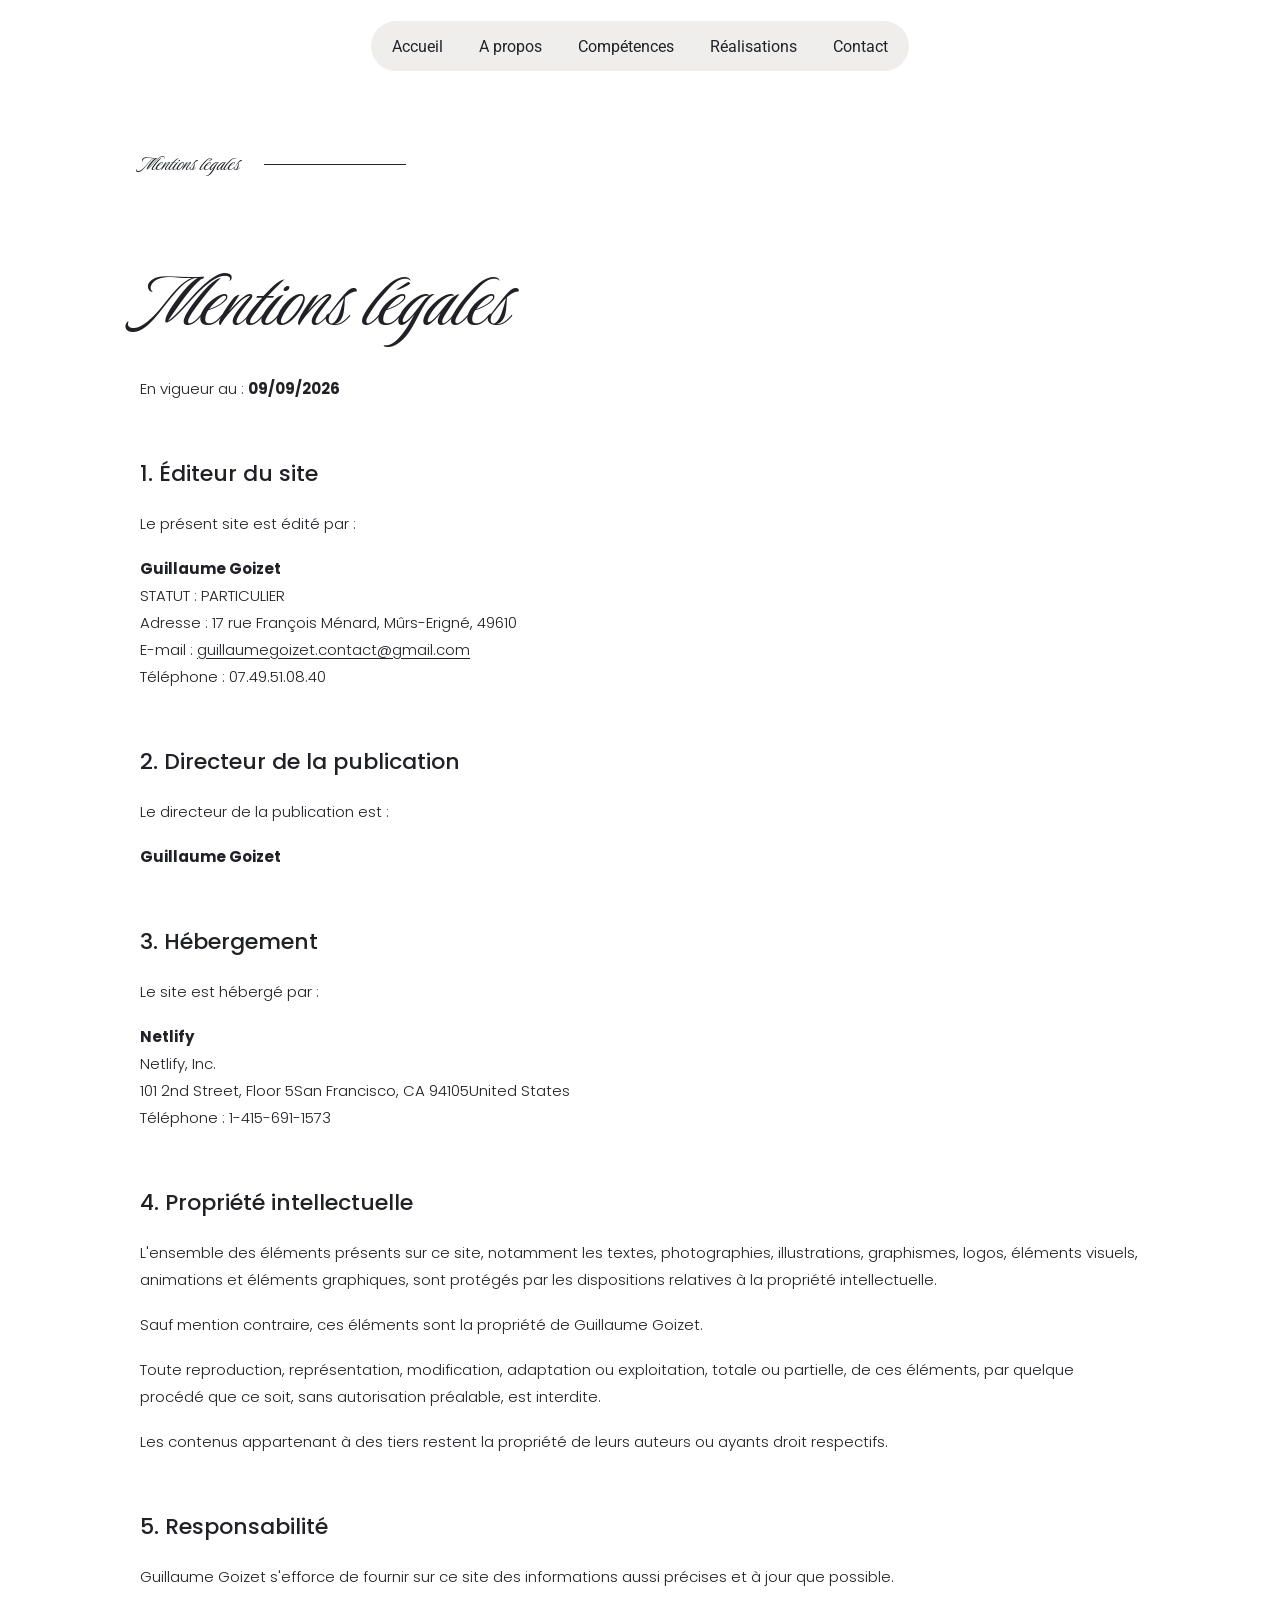
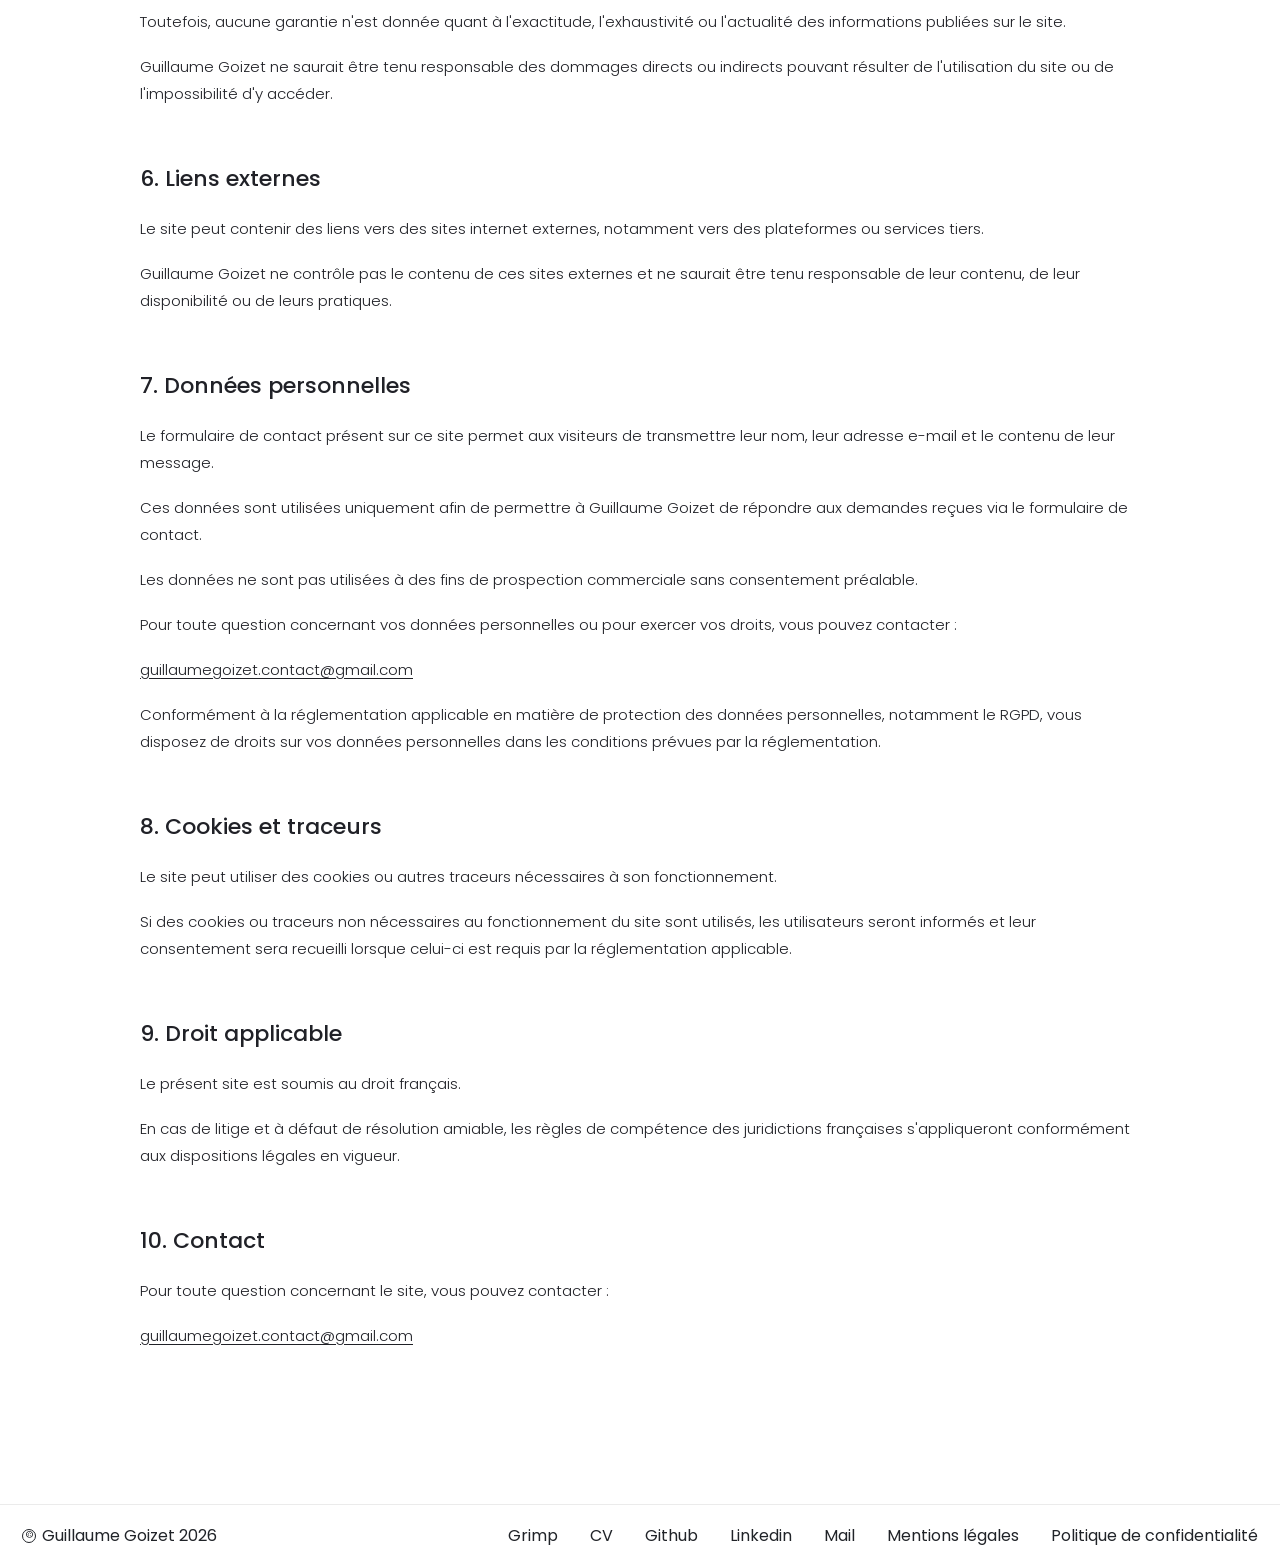
<file: mentions-legales.html>
<!doctype html>
<html lang="fr">
  <head>
    <meta charset="UTF-8" />
    <meta name="viewport" content="width=device-width, initial-scale=1.0" />

    <title>Mentions légales — Guillaume Goizet</title>

    <link rel="stylesheet" href="/assets/styles.css" />

    <link rel="preconnect" href="https://fonts.googleapis.com" />
    <link
      href="https://fonts.googleapis.com/css2?family=Luxurious+Script&family=Poppins:wght@300;400;500;600&family=Roboto:wght@400;500&display=swap"
      rel="stylesheet"
    />
  </head>

  <body>
    <!-- NAVBAR -->
    <header>
      <button class="burger" aria-label="Ouvrir le menu" aria-expanded="false">
        <span></span>
        <span></span>
        <span></span>
      </button>

      <nav>
        <a href="index.html">Accueil</a>
        <a href="index.html#apropos">A propos</a>
        <a href="index.html#competences">Compétences</a>
        <a href="index.html#realisations">Réalisations</a>
        <a href="index.html#contact">Contact</a>
      </nav>
    </header>

    <!-- <div class="languages">
      <a href="index.html" class="fr">FR</a>
      <p>|</p>
      <a href="english.html" class="en">EN</a>
    </div> -->

    <!-- MENTIONS LÉGALES -->
    <main class="legal-page">
      <div class="legal-header">
        <span class="section-label section-label-dark"> Mentions légales </span>

        <span class="section-line section-line-dark"></span>
      </div>

      <section class="legal-section">
        <h1>Mentions légales</h1>

        <p>En vigueur au : <strong>09/09/2026</strong></p>
      </section>

      <section class="legal-section">
        <h2>1. Éditeur du site</h2>

        <p>Le présent site est édité par :</p>

        <p>
          <strong>Guillaume Goizet</strong><br />
          STATUT : PARTICULIER<br />
          Adresse : 17 rue François Ménard, Mûrs-Erigné, 49610<br />
          E-mail :
          <a href="mailto:guillaumegoizet.contact@gmail.com">
            guillaumegoizet.contact@gmail.com </a
          ><br />
          Téléphone : 07.49.51.08.40
        </p>
      </section>

      <section class="legal-section">
        <h2>2. Directeur de la publication</h2>

        <p>Le directeur de la publication est :</p>

        <p>
          <strong>Guillaume Goizet</strong>
        </p>
      </section>

      <section class="legal-section">
        <h2>3. Hébergement</h2>

        <p>Le site est hébergé par :</p>

        <p>
          <strong>Netlify</strong><br />
          Netlify, Inc.<br />
          101 2nd Street, Floor 5San Francisco, CA 94105United States<br />
          Téléphone : 1-415-691-1573
        </p>
      </section>

      <section class="legal-section">
        <h2>4. Propriété intellectuelle</h2>

        <p>
          L'ensemble des éléments présents sur ce site, notamment les textes,
          photographies, illustrations, graphismes, logos, éléments visuels,
          animations et éléments graphiques, sont protégés par les dispositions
          relatives à la propriété intellectuelle.
        </p>

        <p>
          Sauf mention contraire, ces éléments sont la propriété de Guillaume
          Goizet.
        </p>

        <p>
          Toute reproduction, représentation, modification, adaptation ou
          exploitation, totale ou partielle, de ces éléments, par quelque
          procédé que ce soit, sans autorisation préalable, est interdite.
        </p>

        <p>
          Les contenus appartenant à des tiers restent la propriété de leurs
          auteurs ou ayants droit respectifs.
        </p>
      </section>

      <section class="legal-section">
        <h2>5. Responsabilité</h2>

        <p>
          Guillaume Goizet s'efforce de fournir sur ce site des informations
          aussi précises et à jour que possible.
        </p>

        <p>
          Toutefois, aucune garantie n'est donnée quant à l'exactitude,
          l'exhaustivité ou l'actualité des informations publiées sur le site.
        </p>

        <p>
          Guillaume Goizet ne saurait être tenu responsable des dommages directs
          ou indirects pouvant résulter de l'utilisation du site ou de
          l'impossibilité d'y accéder.
        </p>
      </section>

      <section class="legal-section">
        <h2>6. Liens externes</h2>

        <p>
          Le site peut contenir des liens vers des sites internet externes,
          notamment vers des plateformes ou services tiers.
        </p>

        <p>
          Guillaume Goizet ne contrôle pas le contenu de ces sites externes et
          ne saurait être tenu responsable de leur contenu, de leur
          disponibilité ou de leurs pratiques.
        </p>
      </section>

      <section class="legal-section">
        <h2>7. Données personnelles</h2>

        <p>
          Le formulaire de contact présent sur ce site permet aux visiteurs de
          transmettre leur nom, leur adresse e-mail et le contenu de leur
          message.
        </p>

        <p>
          Ces données sont utilisées uniquement afin de permettre à Guillaume
          Goizet de répondre aux demandes reçues via le formulaire de contact.
        </p>

        <p>
          Les données ne sont pas utilisées à des fins de prospection
          commerciale sans consentement préalable.
        </p>

        <p>
          Pour toute question concernant vos données personnelles ou pour
          exercer vos droits, vous pouvez contacter :
        </p>

        <p>
          <a href="mailto:guillaumegoizet.contact@gmail.com">
            guillaumegoizet.contact@gmail.com
          </a>
        </p>

        <p>
          Conformément à la réglementation applicable en matière de protection
          des données personnelles, notamment le RGPD, vous disposez de droits
          sur vos données personnelles dans les conditions prévues par la
          réglementation.
        </p>
      </section>

      <section class="legal-section">
        <h2>8. Cookies et traceurs</h2>

        <p>
          Le site peut utiliser des cookies ou autres traceurs nécessaires à son
          fonctionnement.
        </p>

        <p>
          Si des cookies ou traceurs non nécessaires au fonctionnement du site
          sont utilisés, les utilisateurs seront informés et leur consentement
          sera recueilli lorsque celui-ci est requis par la réglementation
          applicable.
        </p>
      </section>

      <section class="legal-section">
        <h2>9. Droit applicable</h2>

        <p>Le présent site est soumis au droit français.</p>

        <p>
          En cas de litige et à défaut de résolution amiable, les règles de
          compétence des juridictions françaises s'appliqueront conformément aux
          dispositions légales en vigueur.
        </p>
      </section>

      <section class="legal-section">
        <h2>10. Contact</h2>

        <p>Pour toute question concernant le site, vous pouvez contacter :</p>

        <p>
          <a href="mailto:guillaumegoizet.contact@gmail.com">
            guillaumegoizet.contact@gmail.com
          </a>
        </p>
      </section>
    </main>

    <!-- FOOTER -->
    <footer>
      <div class="footer-copy">
        <i class="copy-sym">©</i>
        Guillaume Goizet 2026
      </div>
      <div class="footer-links">
        <a
          href="https://eduservices.grimp.io/share?profile=kCNetyWnjxm8"
          target="_blank"
          rel="noopener"
          >Grimp</a
        >
        <a href="/CV_GuillaumeGoizet.pdf" target="_blank" rel="noopener">CV</a>
        <a
          href="https://github.com/GuillaumeGOIZET"
          target="_blank"
          rel="noopener"
          >Github</a
        >
        <a
          href="https://www.linkedin.com/in/guillaume-goizet-2b29b0298/"
          target="_blank"
          rel="noopener"
          >Linkedin</a
        >
        <a href="mailto:guillaumegoizet.contact@gmail.com">Mail</a>
        <a href="/mentions-legales.html">Mentions légales</a>
        <a href="/politique-confidentialite.html"
          >Politique de confidentialité</a
        >
      </div>
    </footer>

    <!-- BURGER MENU -->
    <script>
      const burger = document.querySelector(".burger");
      const header = document.querySelector("header");
      const menuLinks = document.querySelectorAll("header nav a");

      if (burger && header) {
        burger.addEventListener("click", () => {
          const isOpen = header.classList.toggle("menu-open");

          burger.setAttribute("aria-expanded", isOpen ? "true" : "false");

          burger.setAttribute(
            "aria-label",
            isOpen ? "Fermer le menu" : "Ouvrir le menu",
          );
        });

        menuLinks.forEach((link) => {
          link.addEventListener("click", () => {
            header.classList.remove("menu-open");

            burger.setAttribute("aria-expanded", "false");

            burger.setAttribute("aria-label", "Ouvrir le menu");
          });
        });
      }
    </script>
  </body>
</html>
</file>
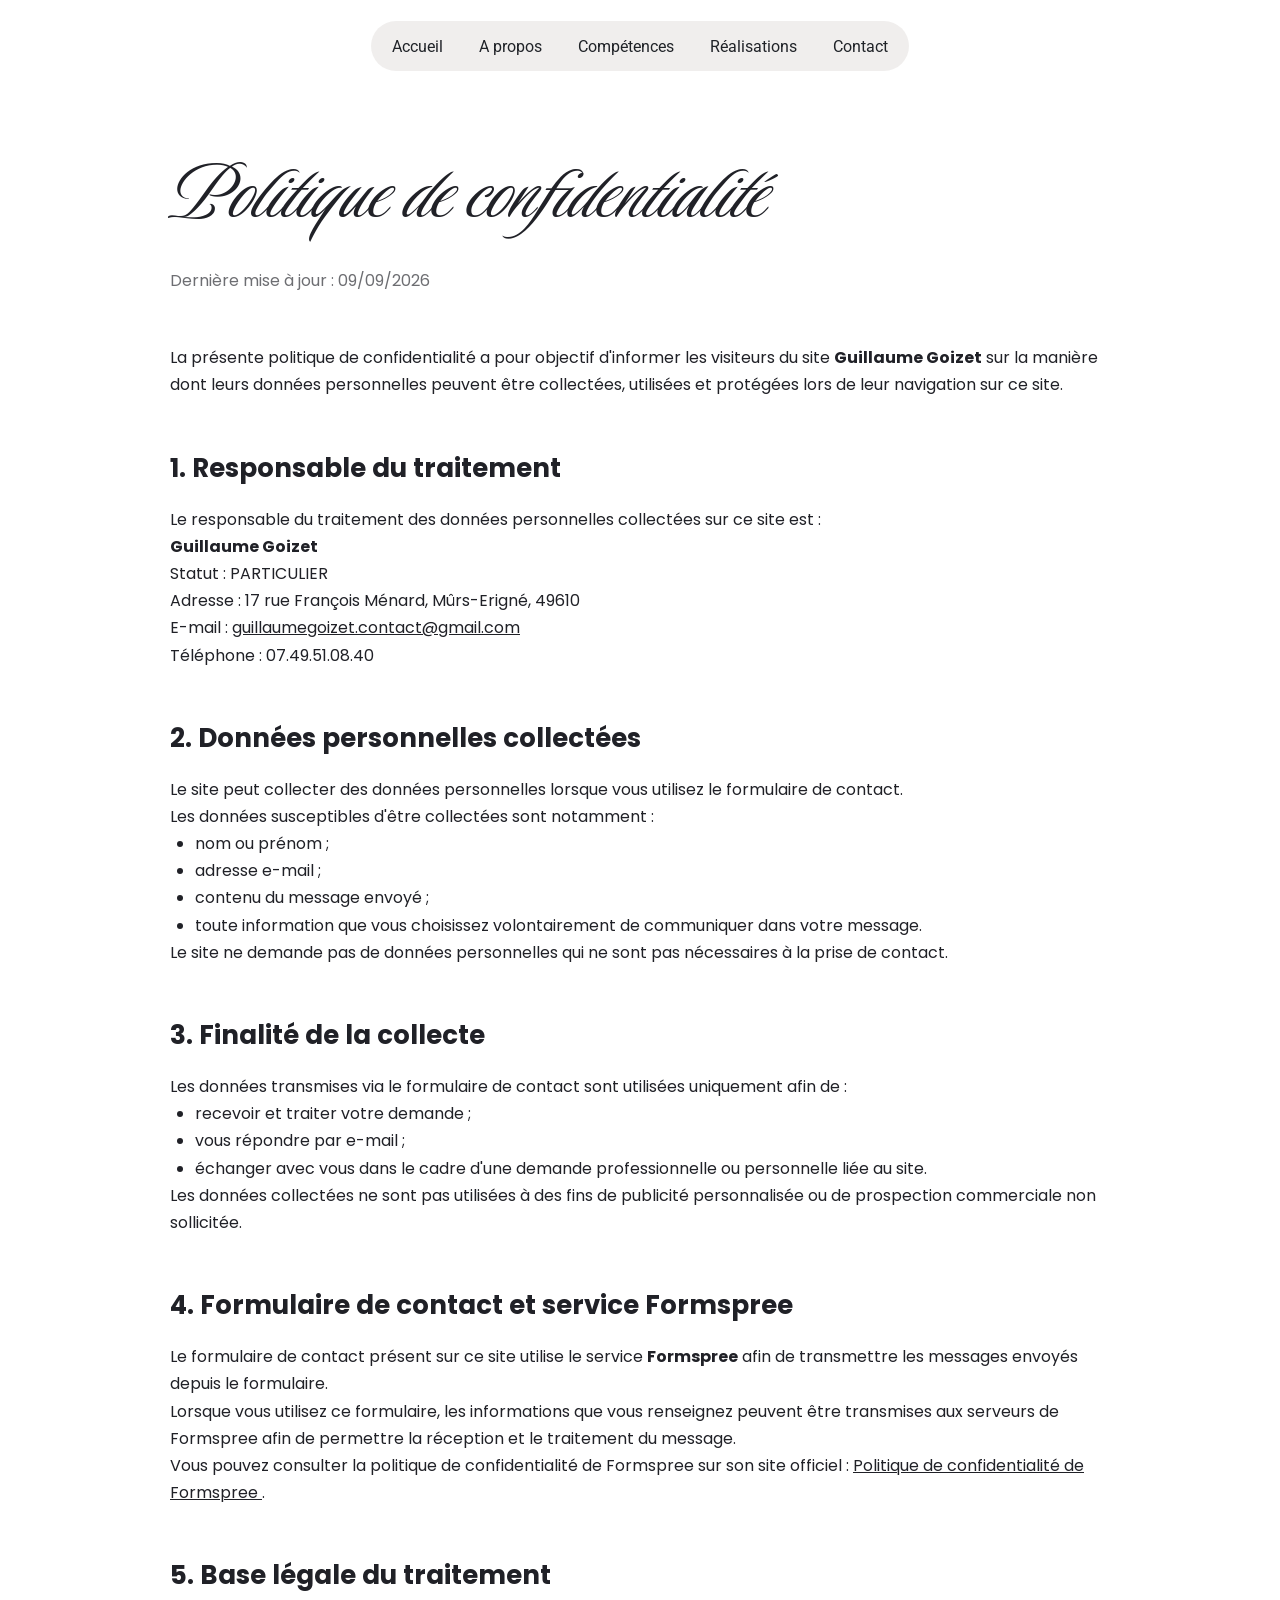
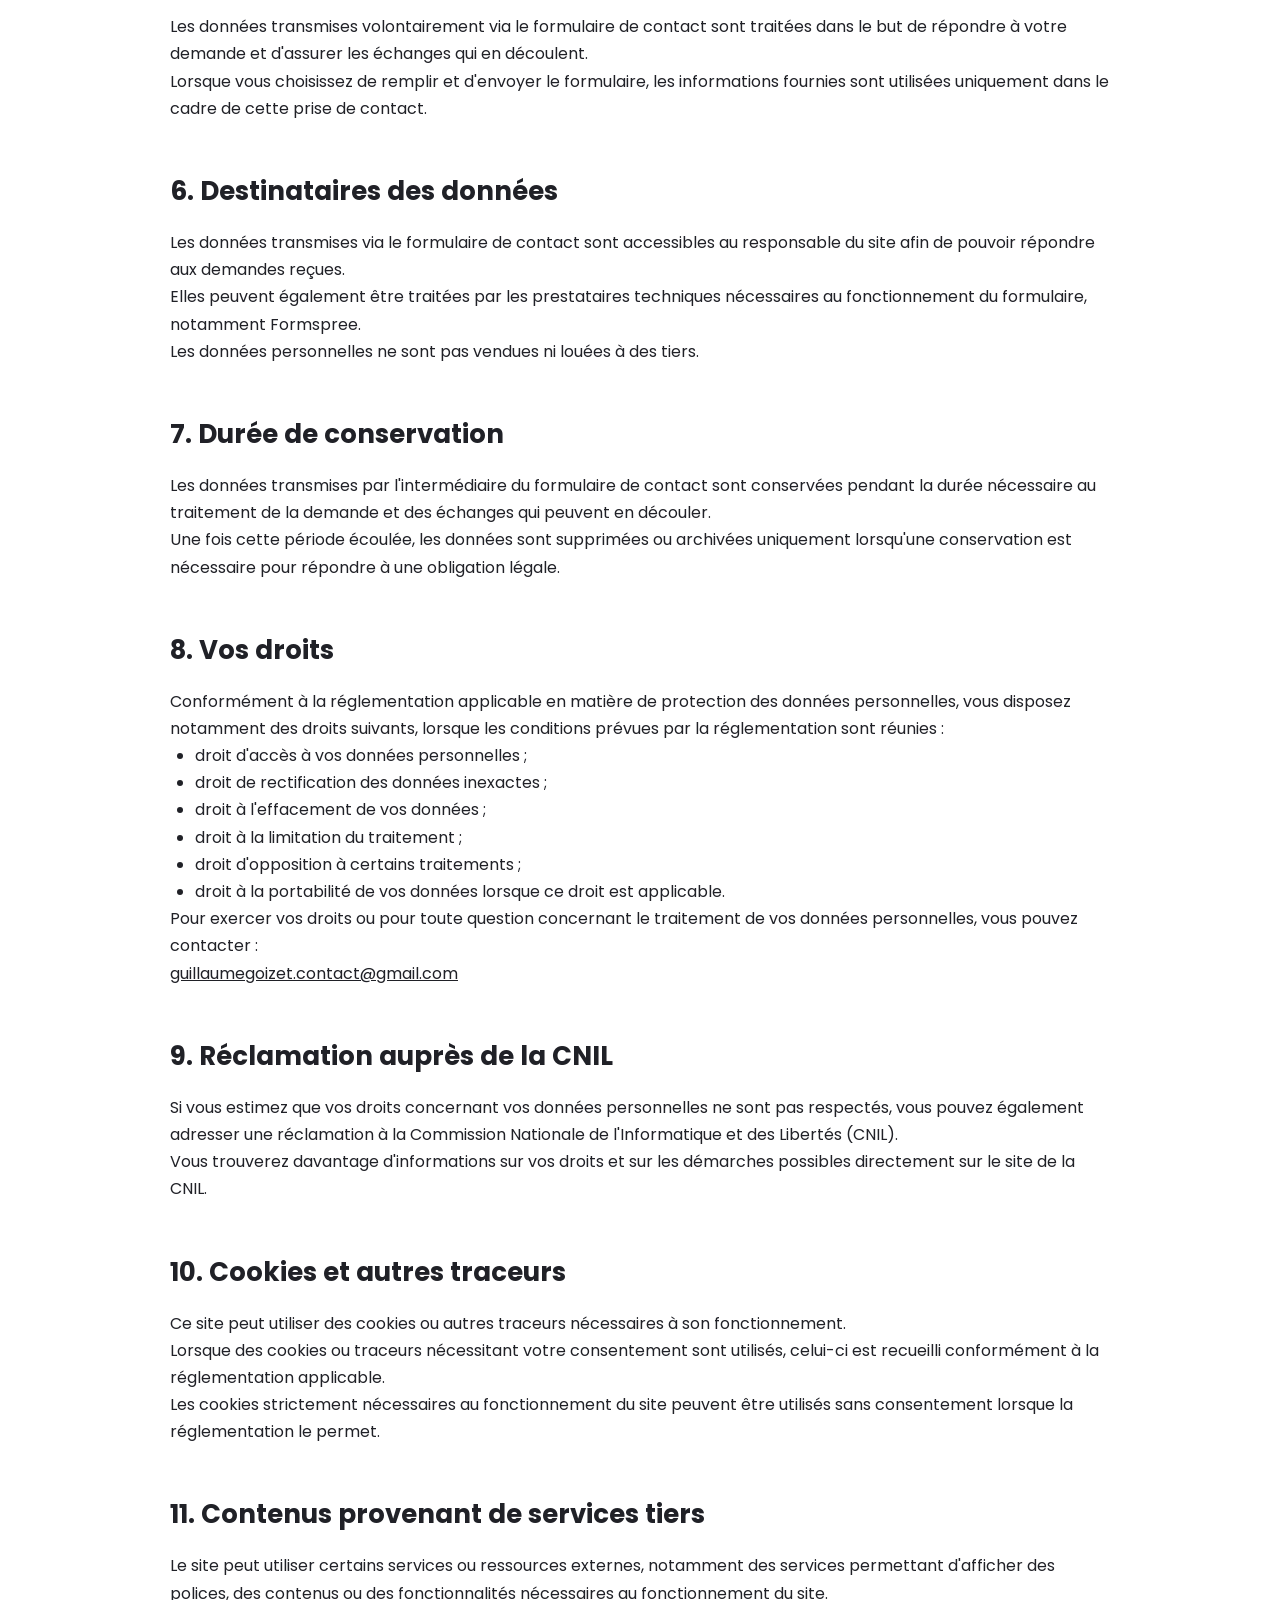
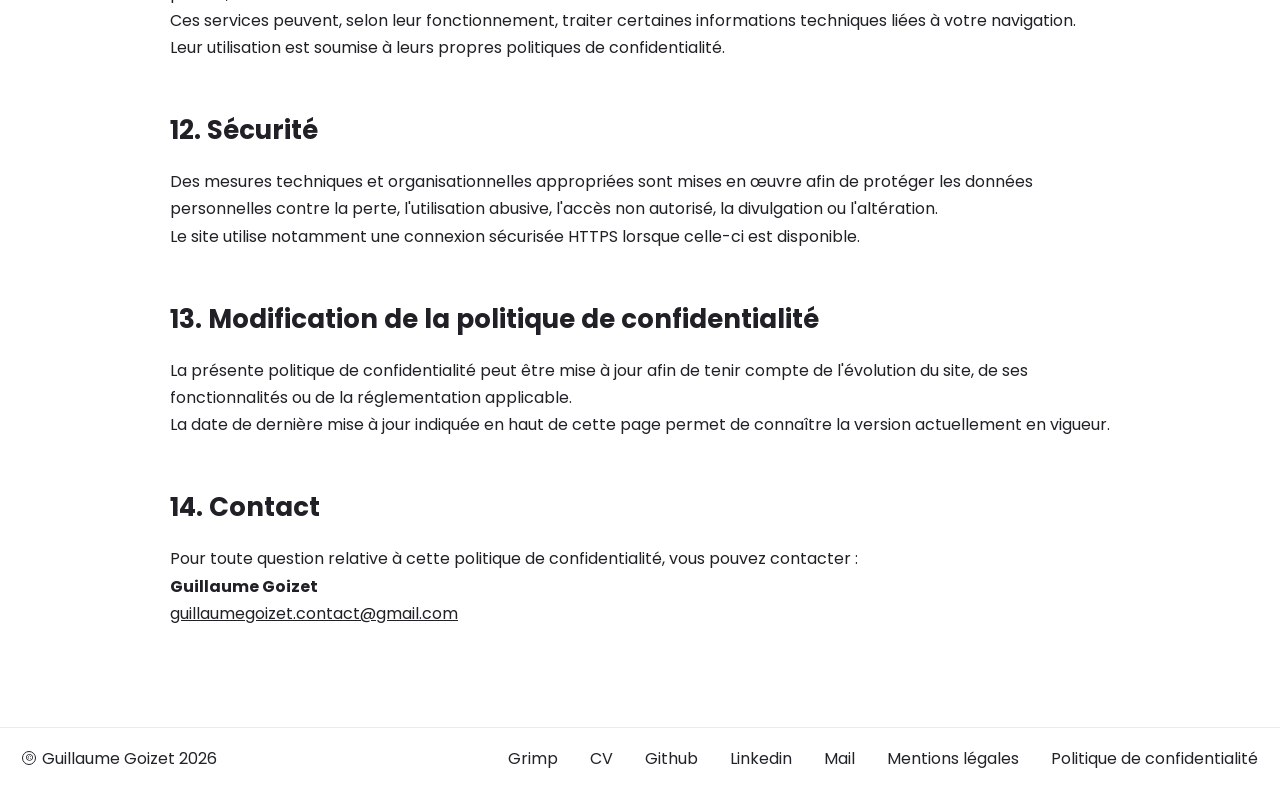
<file: politique-confidentialite.html>
<!doctype html>
<html lang="fr">
  <head>
    <meta charset="UTF-8" />
    <meta name="viewport" content="width=device-width, initial-scale=1.0" />

    <title>Politique de confidentialité — Guillaume Goizet</title>

    <link rel="stylesheet" href="/assets/styles.css" />

    <style>
      .legal-page {
        max-width: 1000px;
        margin: 0 auto;
        padding: 140px 30px 100px;
        color: #202127;
      }

      .legal-page h1 {
        font-family: "Luxurious Script", cursive;
        font-size: clamp(50px, 7vw, 90px);
        font-weight: 400;
        margin: 0 0 20px;
      }

      .legal-page h2 {
        margin-top: 50px;
        margin-bottom: 18px;
        font-size: 26px;
      }

      .legal-page h3 {
        margin-top: 30px;
        margin-bottom: 12px;
        font-size: 20px;
      }

      .legal-page p,
      .legal-page li {
        font-size: 16px;
        line-height: 1.7;
      }

      .legal-page ul {
        padding-left: 25px;
      }

      .legal-page a {
        color: inherit;
        text-decoration: underline;
      }

      .legal-update {
        margin-bottom: 50px;
        opacity: 0.65;
        font-size: 14px;
      }

      .legal-back {
        display: inline-block;
        margin-bottom: 50px;
        text-decoration: none !important;
        font-weight: 600;
      }

      @media (max-width: 768px) {
        .legal-page {
          padding: 110px 20px 70px;
        }

        .legal-page h2 {
          margin-top: 40px;
          font-size: 23px;
        }

        .legal-page p,
        .legal-page li {
          font-size: 15px;
        }
      }
    </style>

    <link rel="preconnect" href="https://fonts.googleapis.com" />
    <link
      href="https://fonts.googleapis.com/css2?family=Luxurious+Script&family=Poppins:wght@300;400;500;600&family=Roboto:wght@400;500&display=swap"
      rel="stylesheet"
    />
  </head>

  <body>
    <header>
      <button class="burger" aria-label="Ouvrir le menu" aria-expanded="false">
        <span></span>
        <span></span>
        <span></span>
      </button>

      <nav>
        <a href="index.html">Accueil</a>
        <a href="index.html#apropos">A propos</a>
        <a href="index.html#competences">Compétences</a>
        <a href="index.html#realisations">Réalisations</a>
        <a href="index.html#contact">Contact</a>
      </nav>
    </header>

    <!-- <div class="languages">
      <a href="index.html" class="fr">FR</a>
      <p>|</p>
      <a href="english.html" class="en">EN</a>
    </div> -->

    <main class="legal-page">
      <!-- <a href="index.html" class="legal-back"> ← Retour au portfolio </a> -->

      <h1>Politique de confidentialité</h1>

      <p class="legal-update">Dernière mise à jour : 09/09/2026</p>

      <p>
        La présente politique de confidentialité a pour objectif d'informer les
        visiteurs du site <strong>Guillaume Goizet</strong> sur la manière dont
        leurs données personnelles peuvent être collectées, utilisées et
        protégées lors de leur navigation sur ce site.
      </p>

      <h2>1. Responsable du traitement</h2>

      <p>
        Le responsable du traitement des données personnelles collectées sur ce
        site est :
      </p>

      <p>
        <strong>Guillaume Goizet</strong><br />
        Statut : PARTICULIER<br />
        Adresse : 17 rue François Ménard, Mûrs-Erigné, 49610<br />
        E-mail :
        <a href="mailto:guillaumegoizet.contact@gmail.com">
          guillaumegoizet.contact@gmail.com </a
        ><br />
        Téléphone : 07.49.51.08.40
      </p>

      <h2>2. Données personnelles collectées</h2>

      <p>
        Le site peut collecter des données personnelles lorsque vous utilisez le
        formulaire de contact.
      </p>

      <p>Les données susceptibles d'être collectées sont notamment :</p>

      <ul>
        <li>nom ou prénom ;</li>
        <li>adresse e-mail ;</li>
        <li>contenu du message envoyé ;</li>
        <li>
          toute information que vous choisissez volontairement de communiquer
          dans votre message.
        </li>
      </ul>

      <p>
        Le site ne demande pas de données personnelles qui ne sont pas
        nécessaires à la prise de contact.
      </p>

      <h2>3. Finalité de la collecte</h2>

      <p>
        Les données transmises via le formulaire de contact sont utilisées
        uniquement afin de :
      </p>

      <ul>
        <li>recevoir et traiter votre demande ;</li>
        <li>vous répondre par e-mail ;</li>
        <li>
          échanger avec vous dans le cadre d'une demande professionnelle ou
          personnelle liée au site.
        </li>
      </ul>

      <p>
        Les données collectées ne sont pas utilisées à des fins de publicité
        personnalisée ou de prospection commerciale non sollicitée.
      </p>

      <h2>4. Formulaire de contact et service Formspree</h2>

      <p>
        Le formulaire de contact présent sur ce site utilise le service
        <strong>Formspree</strong> afin de transmettre les messages envoyés
        depuis le formulaire.
      </p>

      <p>
        Lorsque vous utilisez ce formulaire, les informations que vous
        renseignez peuvent être transmises aux serveurs de Formspree afin de
        permettre la réception et le traitement du message.
      </p>

      <p>
        Vous pouvez consulter la politique de confidentialité de Formspree sur
        son site officiel :
        <a
          href="https://formspree.io/legal/privacy-policy/"
          target="_blank"
          rel="noopener noreferrer"
        >
          Politique de confidentialité de Formspree </a
        >.
      </p>

      <h2>5. Base légale du traitement</h2>

      <p>
        Les données transmises volontairement via le formulaire de contact sont
        traitées dans le but de répondre à votre demande et d'assurer les
        échanges qui en découlent.
      </p>

      <p>
        Lorsque vous choisissez de remplir et d'envoyer le formulaire, les
        informations fournies sont utilisées uniquement dans le cadre de cette
        prise de contact.
      </p>

      <h2>6. Destinataires des données</h2>

      <p>
        Les données transmises via le formulaire de contact sont accessibles au
        responsable du site afin de pouvoir répondre aux demandes reçues.
      </p>

      <p>
        Elles peuvent également être traitées par les prestataires techniques
        nécessaires au fonctionnement du formulaire, notamment Formspree.
      </p>

      <p>Les données personnelles ne sont pas vendues ni louées à des tiers.</p>

      <h2>7. Durée de conservation</h2>

      <p>
        Les données transmises par l'intermédiaire du formulaire de contact sont
        conservées pendant la durée nécessaire au traitement de la demande et
        des échanges qui peuvent en découler.
      </p>

      <p>
        Une fois cette période écoulée, les données sont supprimées ou archivées
        uniquement lorsqu'une conservation est nécessaire pour répondre à une
        obligation légale.
      </p>

      <h2>8. Vos droits</h2>

      <p>
        Conformément à la réglementation applicable en matière de protection des
        données personnelles, vous disposez notamment des droits suivants,
        lorsque les conditions prévues par la réglementation sont réunies :
      </p>

      <ul>
        <li>droit d'accès à vos données personnelles ;</li>
        <li>droit de rectification des données inexactes ;</li>
        <li>droit à l'effacement de vos données ;</li>
        <li>droit à la limitation du traitement ;</li>
        <li>droit d'opposition à certains traitements ;</li>
        <li>
          droit à la portabilité de vos données lorsque ce droit est applicable.
        </li>
      </ul>

      <p>
        Pour exercer vos droits ou pour toute question concernant le traitement
        de vos données personnelles, vous pouvez contacter :
      </p>

      <p>
        <a href="mailto:guillaumegoizet.contact@gmail.com">
          guillaumegoizet.contact@gmail.com
        </a>
      </p>

      <h2>9. Réclamation auprès de la CNIL</h2>

      <p>
        Si vous estimez que vos droits concernant vos données personnelles ne
        sont pas respectés, vous pouvez également adresser une réclamation à la
        Commission Nationale de l'Informatique et des Libertés (CNIL).
      </p>

      <p>
        Vous trouverez davantage d'informations sur vos droits et sur les
        démarches possibles directement sur le site de la CNIL.
      </p>

      <h2>10. Cookies et autres traceurs</h2>

      <p>
        Ce site peut utiliser des cookies ou autres traceurs nécessaires à son
        fonctionnement.
      </p>

      <p>
        Lorsque des cookies ou traceurs nécessitant votre consentement sont
        utilisés, celui-ci est recueilli conformément à la réglementation
        applicable.
      </p>

      <p>
        Les cookies strictement nécessaires au fonctionnement du site peuvent
        être utilisés sans consentement lorsque la réglementation le permet.
      </p>

      <h2>11. Contenus provenant de services tiers</h2>

      <p>
        Le site peut utiliser certains services ou ressources externes,
        notamment des services permettant d'afficher des polices, des contenus
        ou des fonctionnalités nécessaires au fonctionnement du site.
      </p>

      <p>
        Ces services peuvent, selon leur fonctionnement, traiter certaines
        informations techniques liées à votre navigation. Leur utilisation est
        soumise à leurs propres politiques de confidentialité.
      </p>

      <h2>12. Sécurité</h2>

      <p>
        Des mesures techniques et organisationnelles appropriées sont mises en
        œuvre afin de protéger les données personnelles contre la perte,
        l'utilisation abusive, l'accès non autorisé, la divulgation ou
        l'altération.
      </p>

      <p>
        Le site utilise notamment une connexion sécurisée HTTPS lorsque celle-ci
        est disponible.
      </p>

      <h2>13. Modification de la politique de confidentialité</h2>

      <p>
        La présente politique de confidentialité peut être mise à jour afin de
        tenir compte de l'évolution du site, de ses fonctionnalités ou de la
        réglementation applicable.
      </p>

      <p>
        La date de dernière mise à jour indiquée en haut de cette page permet de
        connaître la version actuellement en vigueur.
      </p>

      <h2>14. Contact</h2>

      <p>
        Pour toute question relative à cette politique de confidentialité, vous
        pouvez contacter :
      </p>

      <p>
        <strong>Guillaume Goizet</strong><br />
        <a href="mailto:guillaumegoizet.contact@gmail.com">
          guillaumegoizet.contact@gmail.com
        </a>
      </p>

      <p>
        <!-- <a href="index.html" class="legal-back"> ← Retour au portfolio </a> -->
      </p>
    </main>
    <!-- FOOTER -->
    <footer>
      <div class="footer-copy">
        <i class="copy-sym">©</i>
        Guillaume Goizet 2026
      </div>
      <div class="footer-links">
        <a
          href="https://eduservices.grimp.io/share?profile=kCNetyWnjxm8"
          target="_blank"
          rel="noopener"
          >Grimp</a
        >
        <a href="/CV_GuillaumeGoizet.pdf" target="_blank" rel="noopener">CV</a>
        <a
          href="https://github.com/GuillaumeGOIZET"
          target="_blank"
          rel="noopener"
          >Github</a
        >
        <a
          href="https://www.linkedin.com/in/guillaume-goizet-2b29b0298/"
          target="_blank"
          rel="noopener"
          >Linkedin</a
        >
        <a href="mailto:guillaumegoizet.contact@gmail.com">Mail</a>
        <a href="/mentions-legales.html">Mentions légales</a>
        <a href="/politique-confidentialite.html"
          >Politique de confidentialité</a
        >
      </div>
    </footer>
  </body>
</html>
</file>
<file: assets/styles.css>
@import url("https://fonts.googleapis.com/css2?family=Montserrat:ital,wght@0,100..900;1,100..900&family=Roboto:ital,wght@0,100..900;1,100..900&display=swap");

*,
*::before,
*::after {
  margin: 0;
  padding: 0;
  box-sizing: border-box;
}

:root {
  --blue: #3b6195;
  --blue-light: #a5b6c8;
  --dark: #070709;
  --text: #202328;
  --white: #ffffff;
}

html {
  scroll-behavior: smooth;
  max-width: 1920px;
}
body {
  background: var(--white);
  color: var(--text);
  font-family: "Poppins", sans-serif;
  overflow-x: hidden;
  margin: 0;
  padding: 0;
  max-width: 100%;
  width: 100%;
}

/* ── SCROLL TO TOP ─────────────────────────────── */
#scrollTopBtn {
  position: fixed;
  z-index: 999;
  bottom: 30px;
  right: 30px;
  padding: 14px 22px;
  font-size: 26px;
  border: none;
  border-radius: 50%;
  background-color: #000;
  color: white;
  cursor: pointer;
  opacity: 0;
  pointer-events: none;
  transition:
    opacity 0.3s,
    transform 0.3s;
  transform: translateY(20px);
}

#scrollTopBtn.show {
  opacity: 1;
  pointer-events: auto;
  transform: translateY(0);
}

#scrollTopBtn:hover {
  background-color: #555;
}

/* ── NAVBAR ─────────────────────────────── */
/*header {
  display: flex;
  flex-direction: row;
}*/

header {
  position: fixed;
  top: 21px;
  left: 50%;
  transform: translateX(-50%);
  z-index: 200;
  display: flex;
  align-items: center;
  gap: 8px;
  height: 50px;
  background: rgba(232, 229, 228, 0.65);
  backdrop-filter: blur(14px);
  -webkit-backdrop-filter: blur(14px);
  border-radius: 25px;
  padding: 3px 3px 3px 3px;
  white-space: nowrap;
}

nav {
  display: flex;
  align-items: center;
}

nav a {
  font-family: "Roboto", sans-serif;
  font-size: 16px;
  color: var(--text);
  text-decoration: none;
  padding: 0 18px;
  height: 44px;
  display: flex;
  align-items: center;
  border-radius: 25px;
  transition: background 0.2s;
}
nav a:hover {
  background: rgba(255, 255, 255, 0.55);
}
nav a.active {
  background: var(--white);
}

.languages {
  display: flex;
  flex-direction: row;
  position: absolute;
  left: 1450px;
  top: 35px;
  z-index: 300;
  gap: 2px;
  font-family: "Poppins", sans-serif;
  font-size: 16px;
  font-weight: 400;
  color: var(--text);
}

.languages a {
  text-decoration: none;
  color: var(--text);
}

.languages a:hover {
  color: var(--blue);
}

/*.lang-btn {
  display: flex;
  align-items: center;
  gap: 3px;
  background: none;
  border: none;
  cursor: pointer;
  padding: 2px 4px;
}
.lang-flag {
  font-size: 18px;
}
.lang-caret {
  width: 10px;
  height: 10px;
  opacity: 0.6;
}*/

/* ── HERO ────────────────────────────────── */
/*.hero {
  position: relative;
  z-index: 0;
  width: 100%;
  height: 1013px;
  overflow: hidden;
  background: var(--white);
  justify-content: center;
  align-items: center;
}*/

.hero {
  position: sticky; /* ← clé de tout */
  top: 0; /* ← se colle en haut du viewport */
  z-index: 0; /* ← toutes les sections suivantes passeront dessus */
  width: 100%;
  height: 100vh;
  overflow: visible; /* ← permet au watermark de déborder vers le bas */
  background: var(--white);
  display: flex;
  justify-content: center;
  align-items: center;
}

/*.hero-watermark {
  position: absolute;
  bottom: 20px;
  left: -40px;
  font-family: "Luxurious Script", cursive;
  font-size: min(30vw, 420px);
  color: var(--blue);
  opacity: 0.18;
  white-space: nowrap;
  line-height: 1;
  pointer-events: none;
  user-select: none;
  z-index: 0;
}*/

.hero-watermark {
  position: absolute; /* ← redevient absolute dans le hero */
  bottom: -170px; /* ← déborde sous le hero */
  left: 0 !important;
  right: auto !important;
  width: 100% !important;
  max-width: none !important;
  font-family: "Luxurious Script", cursive;
  font-size: 670px;
  color: var(--blue);
  opacity: 0.18;
  text-align: center;
  white-space: nowrap;
  box-sizing: border-box;
  line-height: 1;
  pointer-events: none;
  user-select: none;
  z-index: 1;
  will-change: transform; /* ← pour le parallax JS */
}

.photo-card {
  position: absolute;
  z-index: 3;
  border-radius: 40px;
  overflow: hidden;
}

.photo-card img {
  width: 100%;
  height: 100%;
  object-fit: cover;
  display: block;
}

.photo-center {
  left: 637px;
  top: 127px;
  width: 366px;
  height: 650px;
  /* box-shadow: 0 0 8px 2px rgba(0, 0, 0, 0.25); */
  z-index: 2;
  /* animation: float 4s ease-in-out infinite; */
}

/* @keyframes float { 
  0%,
  100% {
    transform: translateY(-20px);
  }
  50% {
    transform: translateY(-60px);
  }
}*/

.photo-right {
  left: 1027px;
  top: 189px;
  width: 296px;
  height: 525px;
  z-index: 1;
}
/*.photo-right::after {
  content: "";
  position: absolute;
  inset: 0;
  border-radius: 40px;
  background: linear-gradient(
    to left,
    rgba(255, 255, 255, 0.4) 0%,
    transparent 40%
  );
}*/

.photo-left {
  left: 317px;
  top: 189px;
  width: 296px;
  height: 525px;
  z-index: 1;
}
/*.photo-left::after {
  content: "";
  position: absolute;
  inset: 0;
  border-radius: 40px;
  background: linear-gradient(
    to right,
    rgba(255, 255, 255, 0.4) 0%,
    transparent 40%
  );
}*/

.name-tag {
  position: absolute;
  font-family: "Luxurious Script", cursive;
  font-size: 50px;
  color: var(--text);
  white-space: nowrap;
  z-index: 4;
  line-height: 1;
}
.name-guillaume {
  left: 398px;
  top: 172px;
  transform: rotate(8deg);
}
.name-goizet {
  left: 1129px;
  top: 172px;
  transform: rotate(-8deg);
}

/* ── À PROPOS ────────────────────────────── */
.about {
  position: relative;
  z-index: 2;
  background: var(--dark);
  border-radius: 36px 36px 0 0;
  min-height: 898px;
  padding: 30px 33px 80px;
  overflow: hidden;
}

.section-label {
  font-family: "Luxurious Script", cursive;
  font-size: 24px;
  display: inline-block;
}
.section-label-white {
  color: var(--white);
}
.section-label-dark {
  color: var(--text);
}

.section-line {
  height: 1px;
  display: inline-block;
  width: 142px;
  margin-left: 4px;
  vertical-align: middle;
}
.section-line-white {
  background: rgba(255, 255, 255, 0.45);
}
.section-line-dark {
  background: var(--text);
}

.about-body-wrap {
  display: flex;
  gap: 400px;
  align-items: flex-start;
  margin-top: 90px;
  padding: 150px 95px;
}

.about-text {
  flex: 1;
}

.about-title {
  font-size: 26px;
  font-weight: 600;
  color: var(--white);
  line-height: 1.35;
  margin-bottom: 28px;
}
.about-title .hl {
  color: var(--blue);
}

.about-desc {
  font-size: 20px;
  font-weight: 400;
  color: var(--white);
  line-height: 1.65;
}
.about-desc .hl {
  color: var(--blue);
  font-weight: 500;
}

.about-avatar {
  position: relative;
  flex-shrink: 0;
  width: 380px;
}

.avatar-blob {
  position: absolute;
  top: -24px;
  left: -90px;
  width: 470px;
  pointer-events: none;
  z-index: 0;
}

/*.avatar-photo { 
  position: relative;
  z-index: 1;
  width: 372px;
  height: 409px;
  border-radius: 36px 36px 0 0;
  overflow: hidden;
  margin-left: 20px;
}
.avatar-photo img {
  width: 100%;
  height: 100%;
  object-fit: cover;
  object-position: center top;
}*/

/* ── COMPÉTENCES ────────────────────────── */
.skills {
  background: var(--white);
  padding: 40px 33px 0px;
  position: relative;
  z-index: 2;
}

/*.skills-inner {
  display: flex;
  align-items: flex-start;
  gap: 0;
  margin-top: 30px;
  position: relative;
}

.skills-left {
  flex: 1;
  padding-right: 40px;
}

.skills-grid {
  display: grid;
  grid-template-columns: 1fr 1fr;
  gap: 14px;
  margin-top: 50px;
}

.skill-card {
  background: var(--dark);
  border-radius: 14px;
  padding: 18px 22px;
  color: var(--white);
  transition:
    background 0.25s,
    transform 0.25s;
  cursor: default;
}
.skill-card:hover {
  background: var(--blue);
  transform: translateY(-4px);
}
.skill-card h3 {
  font-size: 15px;
  font-weight: 600;
  margin-bottom: 6px;
}
.skill-card p {
  font-size: 13px;
  opacity: 0.7;
  line-height: 1.5;
}*/

.skills-photo-wrap {
  position: relative;
  width: 422px;
  flex-shrink: 0;
  margin: 40px auto 0;
}
.skills-photo-wrap img {
  width: 100%;
  display: block;
  pointer-events: none;
}
.skills-photo-wrap img.main-photo {
  width: 100%;
  height: 750px;
  object-fit: cover;
  object-position: center top;
  display: block;
  transition: opacity 0.3s ease;
}
.hover-photo {
  position: absolute;
  top: 0;
  left: 0;
  width: 100%;
  height: 100%;
  object-fit: cover;
  object-position: center top;
  opacity: 0;
  transition: opacity 0.3s ease;
}
/* au hover */
.skills-photo-wrap:hover .hover-photo {
  opacity: 1;
}

.skills-photo-wrap:hover .main-photo {
  opacity: 0;
}

.hover-hint {
  position: absolute;
  top: 40px;
  left: calc(80% + 20px);
  white-space: nowrap;
}
.hover-hint p {
  position: absolute;
  top: 20px;
  left: 130px;
  font-size: 26px;
  color: var(--text);
  white-space: nowrap;
  text-align: center;
}
.hover-hint img {
  position: absolute;
  width: 188px;
  margin-top: 8px;
  top: 60px;
  left: calc(100% + 20px);
}

/* ── RÉALISATIONS ───────────────────────── */
.projects {
  background: var(--blue);
  z-index: 2;
  padding: 40px 33px 80px;
}

.projects-sub-one {
  font-size: 26px;
  color: #fff;
  margin: 12px 0 32px;
  text-align: center;
  font-weight: 600;
}

.projects-sub-two {
  font-size: 20px;
  color: #e1e1e1;
  margin: 12px 0 32px;
  text-align: center;
}

.projects-grid {
  width: 1300px;
  margin: 0 auto;
  display: grid;
  grid-template-columns: repeat(2, 1fr);
  gap: 24px;
  padding: 40px 0px 0px;
}

.project-card {
  border-radius: 16px;
  overflow: hidden;
  background: #f5f5f5;
  cursor: pointer;
  transition:
    transform 0.3s,
    box-shadow 0.3s;
}
.project-card:hover {
  transform: translateY(-6px);
  box-shadow: 0 16px 48px rgba(0, 0, 0, 0.12);
}
.project-card img.thumb {
  width: 100%;
  height: 210px;
  object-fit: cover;
  display: block;
}
.project-info {
  padding: 18px 20px;
}
.project-filters {
  margin-bottom: 12px;
}
.project-info h3 {
  font-size: 18px;
  font-weight: 600;
  margin-bottom: 4px;
}
.filters {
  font-family: "Poppins", sans-serif;
  font-size: 11px;
  font-weight: 600;
  color: white;
  border-radius: 6px;
  padding: 4px 8px;
  margin-bottom: 45px;
}
.formation {
  background-color: #02a3ec;
}
.entreprise {
  background-color: #4802ec;
}
.integration {
  background-color: #e51580;
}
.javascript {
  background-color: #efe058;
  color: black;
}
.html {
  background-color: #d56c3c;
}
.css {
  background-color: #4967e8;
}
.php {
  background-color: #7a7caf;
}
.tailwind {
  background-color: #78bdf2;
}
.design {
  background-color: #f2c618;
}
.godot {
  background-color: #001265;
}
.backend {
  background-color: #37a739;
}
.marketing {
  background-color: #784c5a;
}
.wordpress {
  background-color: #467497;
}
.project-info p {
  font-size: 14px;
  color: #666;
  line-height: 1.5;
  margin-top: 6;
  margin-bottom: 14px;
}
.project-link {
  font-size: 14px;
  font-weight: 500;
  color: var(--blue);
  text-decoration: none;
  display: inline-flex;
  align-items: center;
  gap: 6px;
  transition: gap 0.2s;
}
.project-link:hover {
  gap: 10px;
}

.projects-more {
  text-align: center;
  margin-top: 36px;
}
.projects-more a {
  font-size: 16px;
  color: #888;
  text-decoration: none;
  border-bottom: 1px solid #ccc;
  padding-bottom: 2px;
  transition:
    color 0.2s,
    border-color 0.2s;
}
.projects-more a:hover {
  color: var(--blue);
  border-color: var(--blue);
}

/* ── CONTACT ────────────────────────────── */
.contact {
  padding: 40px 33px 60px;
  z-index: 2;
  position: relative;
}

.contact-heading {
  text-align: center;
  margin: 60px 0 36px;
  line-height: 1.2;
}
.contact-heading .main {
  font-family: "Luxurious Script", cursive;
  font-size: 48px;
  color: var(--text);
}
.contact-heading .accent {
  font-family: "Luxurious Script", cursive;
  font-size: 48px;
  color: var(--blue-light);
}

.contact-email {
  text-align: center;
  margin-bottom: 28px;
}
.email-inner {
  display: inline-block;
}
.email-inner a {
  font-size: clamp(18px, 2.5vw, 36px);
  color: var(--text);
  text-decoration: none;
  font-family: "Poppins", sans-serif;
  font-weight: 400;
  letter-spacing: -0.3px;
  display: block;
}
.email-inner a:hover {
  color: var(--blue);
}
.email-line {
  height: 2px;
  background: var(--text);
  margin-top: 4px;
}

.contact-or {
  text-align: center;
  font-size: 26px;
  color: var(--text);
  margin: 22px 0 4px;
}
.contact-sub {
  text-align: center;
  font-size: 26px;
  color: var(--text);
  margin-bottom: 32px;
}

.contact-sticker {
  position: absolute;
  right: 500px;
  top: 305px;
  width: 101px;
  pointer-events: none;
}

.contact-form {
  max-width: 733px;
  margin: 0 auto;
  display: flex;
  flex-direction: column;
  gap: 16px;
}
.form-row {
  display: flex;
  gap: 16px;
}
.form-field {
  flex: 1;
}

.form-field input,
.form-field textarea {
  width: 100%;
  border: 2px solid var(--text);
  border-radius: 5px;
  font-family: "Poppins", sans-serif;
  font-size: 20px;
  color: var(--text);
  padding: 10px 16px;
  background: var(--white);
  outline: none;
  transition: border-color 0.2s;
  resize: none;
  display: block;
}
.form-field input {
  height: 47px;
}
.form-field textarea {
  height: 273px;
  padding-top: 14px;
}
.form-field input::placeholder,
.form-field textarea::placeholder {
  color: rgba(32, 35, 40, 0.45);
}
.form-field input:focus,
.form-field textarea:focus {
  border-color: var(--blue);
}

.btn-send {
  align-self: center;
  margin-top: 8px;
  background: var(--text);
  color: var(--white);
  font-family: "Poppins", sans-serif;
  font-size: 16px;
  font-weight: 500;
  border: none;
  border-radius: 25px;
  padding: 14px 48px;
  cursor: pointer;
  transition:
    background 0.2s,
    transform 0.15s;
}
.btn-send:hover {
  background: var(--blue);
  transform: scale(1.04);
}

/* ── FOOTER ─────────────────────────────── */
footer {
  display: flex;
  align-items: center;
  justify-content: space-between;
  z-index: 2;
  padding: 18px 22px;
  border-top: 1px solid rgba(0, 0, 0, 0.08);
}
.footer-copy {
  display: flex;
  align-items: center;
  gap: 6px;
  font-size: 16px;
  color: var(--text);
}
.copy-sym {
  width: 14px;
  height: 14px;
  border: 1.5px solid var(--text);
  border-radius: 50%;
  display: inline-flex;
  align-items: center;
  justify-content: center;
  font-size: 9px;
  font-style: normal;
}
.footer-links {
  display: flex;
  gap: 32px;
}
.footer-links a {
  font-size: 16px;
  color: var(--text);
  text-decoration: none;
  transition: color 0.2s;
}
.footer-links a:hover {
  color: var(--blue);
}

/* ── SCROLL FADE ─────────────────────────── */
.fade-up {
  opacity: 0;
  transform: translateY(28px);
  transition:
    opacity 0.7s ease,
    transform 0.7s ease;
}
.fade-up.visible {
  opacity: 1;
  transform: none;
}

/* RESPONSIVE */
/* ───────── GRAND ECRAN (> 1400px) ───────── */
@media (min-width: 1400px) {
  .hero-watermark {
    font-size: 670px;
    left: -20px;
    bottom: -180px;
  }

  .languages {
    display: flex;
    flex-direction: row;
    position: absolute;
    left: 1300px;
    top: 35px;
    z-index: 300;
    gap: 2px;
    font-family: "Poppins", sans-serif;
    font-size: 16px;
    font-weight: 400;
    color: var(--text);
  }

  .photo-card {
    position: absolute;
    z-index: 3;
    border-radius: 40px;
    overflow: hidden;
  }

  .photo-card img {
    width: 100%;
    height: 100%;
    object-fit: cover;
    display: block;
  }

  .photo-center {
    left: 637px;
    top: 127px;
    width: 366px;
    height: 650px;
    z-index: 2;
    /* animation: float 4s ease-in-out infinite; */
  }
  .photo-right {
    left: 1027px;
    top: 189px;
    width: 296px;
    height: 525px;
    z-index: 1;
  }
  .photo-left {
    left: 317px;
    top: 189px;
    width: 296px;
    height: 525px;
    z-index: 1;
  }

  .name-tag {
    position: absolute;
    font-family: "Luxurious Script", cursive;
    font-size: 50px;
    color: var(--text);
    white-space: nowrap;
    z-index: 4;
    line-height: 1;
  }
  .name-guillaume {
    left: 398px;
    top: 172px;
    transform: rotate(8deg);
  }
  .name-goizet {
    left: 1129px;
    top: 172px;
    transform: rotate(-8deg);
  }
  .contact-sticker {
    position: absolute;
    right: 520px;
    top: 305px;
    width: 101px;
    pointer-events: none;
  }
}
/* ── LAPTOP (< 1400px) ────────────────────────────────────── */
@media (max-width: 1400px) {
  .languages {
    display: flex;
    flex-direction: row;
    position: absolute;
    left: 1000px;
    top: 35px;
    z-index: 300;
    gap: 2px;
    font-family: "Poppins", sans-serif;
    font-size: 16px;
    font-weight: 400;
    color: var(--text);
  }

  /* HERO — recentrage relatif à la fenêtre */
  .hero-watermark {
    font-size: clamp(200px, 40vw, 560px);
    bottom: -120px;
    left: -20px;
  }

  .photo-center {
    left: 50%;
    transform: translateX(-50%);
    top: 127px;
    width: 320px;
    height: 570px;
  }

  .photo-left {
    left: calc(50% - 340px);
    top: 189px;
    width: 250px;
    height: 445px;
  }

  .photo-right {
    left: calc(50% + 90px);
    top: 189px;
    width: 250px;
    height: 445px;
  }

  .name-guillaume {
    left: calc(50% - 300px);
    top: 168px;
  }

  .name-goizet {
    left: calc(50% + 200px);
    top: 165px;
  }

  /* ABOUT */
  .about-body-wrap {
    gap: 100px;
    padding: 80px 60px;
  }

  /* SKILLS */
  .hover-hint {
    left: calc(100% + 16px);
  }

  /* PROJECTS */
  .projects {
    padding: 32px 20px 60px;
  }

  .projects-grid {
    grid-template-columns: 1fr;
    gap: 20px;
    width: 85%;
  }

  .projects-sub-one {
    font-size: 22px;
  }
  .projects-sub-two {
    font-size: 16px;
  }

  /* CONTACT */
  .contact-sticker {
    right: 300px;
  }
}

/* ── TABLET (< 1024px) ────────────────────────────────────── */
@media (max-width: 1024px) {
  /* NAVBAR */
  header {
    width: calc(62% - 2px);
    max-width: 700px;
  }

  nav a {
    padding: 0 14px;
    font-size: 15px;
  }

  .languages {
    display: flex;
    flex-direction: row;
    position: absolute;
    left: 700px;
    top: 35px;
    z-index: 300;
    gap: 2px;
    font-family: "Poppins", sans-serif;
    font-size: 16px;
    font-weight: 400;
    color: var(--text);
  }

  /* HERO */
  .hero {
    height: 100svh; /* safe-area mobile */
  }

  .hero-watermark {
    font-size: clamp(160px, 40vw, 440px);
    bottom: -80px;
    left: -15px;
  }

  .photo-center {
    left: 50%;
    transform: translateX(-50%);
    top: 140px;
    width: 270px;
    height: 480px;
  }

  .photo-left {
    left: calc(50% - 285px);
    top: 190px;
    width: 210px;
    height: 375px;
  }

  .photo-right {
    left: calc(50% + 75px);
    top: 190px;
    width: 210px;
    height: 375px;
  }

  .name-guillaume {
    left: calc(50% - 250px);
    top: 175px;
    font-size: 40px;
  }

  .name-goizet {
    left: calc(50% + 160px);
    top: 175px;
    font-size: 40px;
  }

  /* ABOUT */
  .about-body-wrap {
    flex-direction: column;
    gap: 60px;
    padding: 60px 40px;
    margin-top: 40px;
  }

  .about-title {
    font-size: 22px;
  }
  .about-desc {
    font-size: 17px;
  }

  .about-avatar {
    width: 100%;
    display: flex;
    justify-content: center;
    min-height: 300px;
  }

  .avatar-blob {
    position: relative;
    top: 0;
    left: 0;
    width: min(400px, 80vw);
  }

  /* SKILLS — photo centrée, hint caché */
  .skills {
    padding: 40px 33px 60px;
    align-items: center;
  }

  .skills-photo-wrap {
    width: min(320px, 70vw);
  }

  .skills-photo-wrap img.main-photo {
    height: auto;
    min-height: 400px;
  }

  .hover-photo {
    height: auto;
    min-height: 400px;
    /* Sur touch, afficher directement le hover */
    opacity: 1;
  }

  .skills-photo-wrap .main-photo {
    opacity: 0;
  }

  .hover-hint {
    display: none;
  } /* pas de "Survole moi" sur touch */

  /* PROJECTS */
  .projects-grid {
    grid-template-columns: repeat(2, 1fr);
    gap: 20px;
    width: 100%;
  }

  /* CONTACT */
  .contact-sticker {
    display: none;
  }

  .form-row {
    flex-direction: column;
    gap: 16px;
  }

  .email-inner a {
    font-size: clamp(14px, 3vw, 28px);
  }
}

/* ── MOBILE (< 768px) ─────────────────────────────────────── */
@media (max-width: 768px) {
  /* NAVBAR — plus petit, sans overflow */
  header {
    top: 10px;
    height: auto;
    padding: 6px 8px;
    width: calc(60% - 24px);
  }

  nav {
    flex-wrap: wrap;
    justify-content: center;
    gap: 2px;
  }

  nav a {
    font-size: 13px;
    padding: 6px 10px;
    height: 36px;
  }

  .languages {
    display: flex;
    flex-direction: row;
    position: absolute;
    left: 400px;
    top: 65px;
    z-index: 300;
    gap: 2px;
    font-family: "Poppins", sans-serif;
    font-size: 16px;
    font-weight: 400;
    color: var(--text);
  }

  /* HERO */
  .hero {
    height: 100svh;
    min-height: 580px;
    overflow: hidden;
  }

  .hero-watermark {
    font-size: clamp(130px, 40vw, 340px);
    bottom: -60px;
    left: -10px;
  }

  /* Sur mobile : seulement la photo centrale */
  .photo-left,
  .photo-right {
    display: none;
  }

  .photo-center {
    left: 50%;
    transform: translateX(-50%);
    top: 130px;
    width: clamp(180px, 55vw, 280px);
    height: clamp(320px, 60vh, 500px);
  }

  .name-tag {
    font-size: clamp(28px, 7vw, 44px);
    display: none;
  }

  .name-guillaume {
    left: clamp(10px, 5vw, 80px);
    top: 115px;
    transform: rotate(8deg);
  }

  .name-goizet {
    /* à droite de la photo centrale */
    left: auto;
    right: clamp(10px, 5vw, 80px);
    top: 115px;
    transform: rotate(-8deg);
  }

  /* ABOUT */
  .about {
    border-radius: 24px 24px 0 0;
    padding: 24px 20px 60px;
  }

  .about-body-wrap {
    padding: 40px 0;
    gap: 40px;
    margin-top: 20px;
  }

  .about-title {
    font-size: 20px;
  }
  .about-desc {
    font-size: 16px;
  }

  .avatar-blob {
    width: min(400px, 85vw);
  }

  /* SKILLS */
  .skills {
    padding: 32px 20px 48px;
  }

  .skills-photo-wrap {
    width: min(260px, 75vw);
    margin-top: 24px;
  }

  /* PROJECTS */
  .projects {
    padding: 32px 20px 60px;
  }

  .projects-grid {
    grid-template-columns: 1fr;
    gap: 20px;
    width: 100%;
  }

  .projects-sub-one {
    font-size: 22px;
  }
  .projects-sub-two {
    font-size: 16px;
  }

  /* CONTACT */
  .contact {
    padding: 32px 20px 48px;
  }

  .contact-heading .main,
  .contact-heading .accent {
    font-size: clamp(28px, 7vw, 42px);
  }

  .contact-or,
  .contact-sub {
    font-size: 20px;
  }

  .form-field input,
  .form-field textarea {
    font-size: 16px;
  }

  /* FOOTER */
  footer {
    flex-direction: column;
    gap: 12px;
    text-align: center;
    padding: 20px;
  }

  .footer-links {
    gap: 20px;
  }

  /* SCROLL TO TOP */
  #scrollTopBtn {
    bottom: 16px;
    right: 16px;
    padding: 10px 16px;
    font-size: 20px;
  }
}

/* ── PETIT MOBILE (< 480px) ───────────────────────────────── */
@media (max-width: 480px) {
  header {
    top: 10px;
    height: auto;
    padding: 6px 8px;
    width: calc(80% - 24px);
  }
  /* NAVBAR */
  nav a {
    font-size: 12px;
    padding: 5px 8px;
  }

  .languages {
    display: flex;
    flex-direction: row;
    position: absolute;
    left: 280px;
    top: 65px;
    z-index: 300;
    gap: 2px;
    font-family: "Poppins", sans-serif;
    font-size: 16px;
    font-weight: 400;
    color: var(--text);
  }
  /* HERO */
  .hero-watermark {
    font-size: clamp(100px, 55vw, 180px);
    bottom: -20px;
  }

  .photo-center {
    width: clamp(150px, 58vw, 220px);
    height: clamp(260px, 55vh, 400px);
    top: 120px;
  }

  .name-tag {
    font-size: clamp(22px, 6vw, 32px);
  }

  .name-guillaume {
    left: clamp(4px, 2vw, 20px);
    top: 108px;
  }

  .name-goizet {
    right: clamp(4px, 2vw, 20px);
    top: 108px;
  }

  /* ABOUT */
  .about-title {
    font-size: 18px;
  }
  .about-desc {
    font-size: 15px;
  }

  /* CONTACT */
  .contact-heading .main,
  .contact-heading .accent {
    font-size: clamp(24px, 8vw, 34px);
  }

  .email-inner a {
    font-size: clamp(11px, 3.5vw, 18px);
  }

  /* FOOTER */
  .footer-links {
    flex-wrap: wrap;
    justify-content: center;
  }
}

/* =========================================================
   RESPONSIVE OVERRIDES
   Conserve le design existant tout en supprimant les
   dimensions fixes responsables des débordements.
   ========================================================= */

html {
  width: 100%;
  max-width: none;
}

body {
  min-width: 0;
  overflow-x: clip;
}

img {
  max-width: 100%;
}

/* Langues : positionnées par rapport à la fenêtre, pas avec
   des coordonnées fixes de 1000/1300/1450px. */
.languages {
  position: fixed;
  top: 35px;
  right: clamp(16px, 3vw, 48px);
  left: auto;
}

/* ---------- 1200 → 769 px ---------- */
@media (max-width: 1199px) and (min-width: 769px) {
  header {
    width: min(720px, calc(100vw - 32px));
    max-width: calc(100vw - 32px);
  }

  nav {
    width: 100%;
    justify-content: center;
  }

  nav a {
    padding: 0 clamp(8px, 1.2vw, 16px);
    font-size: clamp(13px, 1.35vw, 16px);
  }

  .languages {
    top: 34px;
    right: 20px;
  }

  .hero {
    height: 100svh;
    min-height: 650px;
  }

  .hero-watermark {
    font-size: clamp(280px, 43vw, 520px);
    left: 50%;
    bottom: clamp(-130px, -9vw, -70px);
    transform: translateX(-50%);
  }

  .photo-center {
    top: clamp(115px, 12vh, 140px);
    width: clamp(250px, 28vw, 320px);
    height: clamp(445px, 50vw, 570px);
  }

  .photo-left {
    left: clamp(20px, calc(50% - 350px), 30vw);
    top: clamp(175px, 18vh, 190px);
    width: clamp(190px, 21vw, 250px);
    height: auto;
    aspect-ratio: 250 / 445;
  }

  .photo-right {
    left: auto;
    right: clamp(20px, calc(50% - 350px), 30vw);
    top: clamp(175px, 18vh, 190px);
    width: clamp(190px, 21vw, 250px);
    height: auto;
    aspect-ratio: 250 / 445;
  }

  .name-guillaume {
    left: clamp(24px, calc(50% - 310px), 30vw);
    top: clamp(145px, 16vh, 168px);
    font-size: clamp(36px, 4vw, 50px);
  }

  .name-goizet {
    left: auto;
    right: clamp(24px, calc(50% - 310px), 30vw);
    top: clamp(145px, 16vh, 165px);
    font-size: clamp(36px, 4vw, 50px);
  }

  .about {
    min-height: 0;
  }

  .about-body-wrap {
    gap: clamp(50px, 8vw, 100px);
    padding: 80px clamp(40px, 6vw, 80px);
  }

  .projects-grid {
    width: min(100%, 1100px);
  }

  .contact-sticker {
    right: clamp(80px, 20vw, 300px);
  }
}

/* ---------- 768 px et moins ---------- */
@media (max-width: 768px) {
  header {
    top: 10px;
    width: calc(100vw - 20px);
    max-width: none;
    height: auto;
    padding: 5px;
    border-radius: 22px;
  }

  nav {
    width: 100%;
    display: grid;
    grid-template-columns: repeat(5, minmax(0, 1fr));
    gap: 2px;
  }

  nav a {
    min-width: 0;
    height: 38px;
    padding: 5px 4px;
    justify-content: center;
    text-align: center;
    font-size: clamp(10px, 1.8vw, 13px);
    white-space: nowrap;
  }

  .languages {
    top: 66px;
    right: 14px;
    font-size: 14px;
  }

  .hero {
    height: 100svh;
    min-height: 560px;
    max-height: 900px;
    overflow: hidden;
  }

  .hero-watermark {
    left: 50%;
    bottom: -35px;
    font-size: clamp(145px, 45vw, 330px);
    transform: translateX(-50%);
  }

  /* Sur mobile : seule la photo centrale est conservée. */
  .photo-left,
  .photo-right {
    display: none;
  }

  .photo-center {
    left: 50%;
    top: clamp(120px, 17vh, 155px);
    width: min(58vw, 300px);
    height: min(62vh, 520px);
    max-height: calc(100svh - 170px);
    transform: translateX(-50%);
    border-radius: clamp(24px, 5vw, 40px);
  }

  /* Les noms redeviennent visibles autour de la photo. */
  .name-tag {
    display: block;
    font-size: clamp(28px, 6vw, 44px);
    top: clamp(94px, 13vh, 120px);
  }

  .name-guillaume {
    left: clamp(10px, 9vw, 90px);
  }

  .name-goizet {
    left: auto;
    right: clamp(10px, 9vw, 90px);
  }

  .about {
    min-height: 0;
    padding: 28px 20px 56px;
    border-radius: 24px 24px 0 0;
  }

  .about-body-wrap {
    display: flex;
    flex-direction: column;
    gap: 42px;
    margin-top: 20px;
    padding: 35px 0 20px;
  }

  .about-text {
    width: 100%;
  }

  .about-title {
    font-size: clamp(19px, 3vw, 22px);
    line-height: 1.4;
  }

  .about-desc {
    font-size: clamp(15px, 2.4vw, 17px);
    line-height: 1.65;
  }

  .about-avatar {
    width: 100%;
    min-height: 0;
    display: flex;
    justify-content: center;
  }

  .avatar-blob {
    position: relative;
    top: auto;
    left: auto;
    width: min(400px, 82vw);
    height: auto;
  }

  .skills {
    padding: 32px 20px 56px;
  }

  .skills-photo-wrap {
    width: min(320px, 76vw);
    margin: 28px auto 0;
  }

  .skills-photo-wrap img.main-photo,
  .hover-photo {
    height: auto;
    min-height: 0;
  }

  .hover-hint {
    display: none;
  }

  .projects {
    padding: 32px 20px 56px;
  }

  .projects-grid {
    width: 100%;
    grid-template-columns: 1fr;
    gap: 18px;
    padding-top: 24px;
  }

  .project-card img.thumb {
    height: auto;
    aspect-ratio: 16 / 9;
  }

  .project-info {
    padding: 16px;
  }

  .project-info h3 {
    font-size: clamp(17px, 3vw, 20px);
    line-height: 1.3;
  }

  .project-info p {
    font-size: 14px;
  }

  .filters {
    display: inline-block;
    margin: 0 3px 5px 0;
  }

  .contact {
    padding: 32px 20px 50px;
  }

  .contact-heading {
    margin: 44px 0 30px;
  }

  .contact-heading .main,
  .contact-heading .accent {
    font-size: clamp(30px, 7vw, 44px);
  }

  .email-inner {
    width: 100%;
  }

  .email-inner a {
    font-size: clamp(13px, 3.8vw, 25px);
    overflow-wrap: anywhere;
  }

  .contact-form {
    width: 100%;
  }

  .form-row {
    flex-direction: column;
  }

  .form-field input,
  .form-field textarea {
    font-size: 16px;
  }

  .form-field textarea {
    height: 220px;
  }

  .contact-sticker {
    display: none;
  }

  footer {
    flex-direction: column;
    align-items: center;
    gap: 14px;
    padding: 20px;
    text-align: center;
  }

  .footer-links {
    width: 100%;
    justify-content: center;
    flex-wrap: wrap;
    gap: 10px 20px;
  }
}

/* ---------- Petit mobile : 480 px et moins ---------- */
@media (max-width: 480px) {
  header {
    width: calc(100vw - 16px);
    top: 8px;
    padding: 4px;
  }

  nav a {
    height: 34px;
    font-size: 10px;
    padding: 4px 2px;
  }

  .languages {
    top: 58px;
    right: 10px;
    font-size: 13px;
  }

  .hero {
    min-height: 520px;
  }

  .hero-watermark {
    font-size: clamp(110px, 48vw, 220px);
    bottom: -15px;
  }

  .photo-center {
    top: 112px;
    width: min(60vw, 235px);
    height: min(58vh, 390px);
    max-height: calc(100svh - 145px);
    border-radius: 24px;
  }

  .name-tag {
    font-size: clamp(23px, 7vw, 32px);
    top: 92px;
  }

  .name-guillaume {
    left: 6px;
  }

  .name-goizet {
    right: 6px;
  }

  .section-label {
    font-size: 22px;
  }

  .section-line {
    width: min(100px, 28vw);
  }

  .about {
    padding-inline: 16px;
  }

  .about-body-wrap {
    gap: 28px;
    padding-top: 28px;
  }

  .about-title {
    font-size: 18px;
  }

  .about-desc {
    font-size: 15px;
  }

  .avatar-blob {
    width: min(360px, 92vw);
  }

  .skills {
    padding-inline: 16px;
  }

  .skills-photo-wrap {
    width: min(250px, 76vw);
  }

  .projects {
    padding-inline: 16px;
  }

  .projects-sub-one {
    font-size: 20px;
  }

  .projects-sub-two {
    font-size: 15px;
    line-height: 1.5;
  }

  .project-info h3 {
    font-size: 17px;
  }

  .project-info p {
    font-size: 13px;
  }

  .contact {
    padding-inline: 16px;
  }

  .contact-heading .main,
  .contact-heading .accent {
    font-size: clamp(25px, 8vw, 34px);
  }

  .email-inner a {
    font-size: clamp(11px, 3.7vw, 17px);
    letter-spacing: -0.4px;
  }

  .contact-or,
  .contact-sub {
    font-size: 18px;
  }

  .form-field textarea {
    height: 190px;
  }

  .btn-send {
    width: 100%;
    max-width: 220px;
  }

  .footer-copy {
    font-size: 14px;
  }

  .footer-links a {
    font-size: 14px;
  }

  #scrollTopBtn {
    bottom: 12px;
    right: 12px;
    padding: 9px 13px;
    font-size: 18px;
  }
}

@media (prefers-reduced-motion: reduce) {
  html {
    scroll-behavior: auto;
  }

  .fade-up,
  .project-card,
  .btn-send,
  .skills-photo-wrap .main-photo,
  .skills-photo-wrap .hover-photo {
    transition: none;
  }
}

/* =========================================================
   CORRECTION DES SECTIONS / SUPERPOSITION
   Le hero ne doit pas rester sticky : il doit occuper sa place
   normale dans la page. Cela permet aux Réalisations et Contact
   de défiler normalement par-dessus.
   ========================================================= */

.hero {
  position: relative;
  top: auto;
  z-index: 0;
  overflow: hidden;
}

/* Les sections suivantes ont leur propre couche et leur fond. */
.about,
.skills,
.projects,
.contact,
footer {
  position: relative;
  z-index: 2;
}

.projects {
  background: var(--blue);
}

.contact {
  background: var(--white);
}

/* Sur desktop, le watermark reste dans le hero au lieu de
   déborder visuellement sur les sections suivantes. */
.hero-watermark {
  z-index: 0;
}

/* =========================================================
   RESPONSIVE V3 — NAVBAR / FR-EN / WATERMARK
   Ces règles sont volontairement placées en dernier pour
   prendre le dessus sur les anciennes coordonnées fixes.
   ========================================================= */

/* --- Navbar : taille fluide sur toutes les largeurs --- */
header {
  width: max-content;
  max-width: calc(100vw - 110px);
}

header nav {
  width: auto;
  max-width: 100%;
}

header nav a {
  flex: 0 1 auto;
  white-space: nowrap;
}

/* FR | EN : toujours attaché au bord de la fenêtre */
.languages {
  position: fixed;
  top: 35px;
  right: clamp(12px, 2vw, 32px);
  left: auto;
  width: max-content;
  z-index: 500;
  margin: 0;
  align-items: center;
}

.languages p {
  margin: 0;
  padding: 0;
}

/* --- Watermark : centré et dimensionné en fonction du viewport --- */
.hero-watermark {
  left: 50%;
  right: auto;
  bottom: clamp(-160px, -10vw, -45px);
  width: max-content;
  max-width: none;
  font-size: clamp(220px, 40vw, 670px);
  transform: translateX(-50%);
  overflow: visible;
}

/* Tablette : on réserve de la place aux langues à droite */
@media (max-width: 1199px) and (min-width: 769px) {
  header {
    width: min(720px, calc(100vw - 110px));
    max-width: calc(100vw - 110px);
  }

  header nav {
    width: 100%;
    display: flex;
  }

  header nav a {
    flex: 1 1 0;
    justify-content: center;
    min-width: 0;
    padding-inline: clamp(5px, 1vw, 14px);
    font-size: clamp(12px, 1.35vw, 16px);
  }

  .languages {
    top: 35px;
    right: 14px;
    font-size: clamp(12px, 1.5vw, 16px);
  }

  .hero-watermark {
    font-size: clamp(260px, 46vw, 520px);
    bottom: clamp(-130px, -8vw, -60px);
  }
}

/* Mobile : langues au-dessus, navbar en dessous, sans chevauchement */
@media (max-width: 768px) {
  header {
    top: 44px;
    left: 8px;
    transform: none;
    width: calc(100vw - 16px);
    max-width: none;
    height: auto;
    box-sizing: border-box;
    padding: 4px;
    border-radius: 22px;
  }

  header nav {
    width: 100%;
    display: grid;
    grid-template-columns: repeat(5, minmax(0, 1fr));
    gap: 2px;
  }

  header nav a {
    width: auto;
    min-width: 0;
    height: 36px;
    padding: 4px 2px;
    justify-content: center;
    text-align: center;
    font-size: clamp(8px, 2.2vw, 12px);
    line-height: 1;
    white-space: nowrap;
  }

  .languages {
    top: 11px;
    right: 12px;
    font-size: clamp(12px, 3.4vw, 15px);
    gap: 1px;
  }

  .hero-watermark {
    left: 50%;
    bottom: clamp(-45px, -8vw, -18px);
    font-size: clamp(130px, 46vw, 330px);
    transform: translateX(-50%);
  }
}

/* Très petits écrans : garder les 5 liens lisibles */
@media (max-width: 480px) {
  header {
    top: 42px;
    left: 6px;
    width: calc(100vw - 12px);
  }

  header nav a {
    height: 34px;
    padding-inline: 1px;
    font-size: clamp(7px, 2.35vw, 10px);
    letter-spacing: -0.1px;
  }

  .languages {
    top: 9px;
    right: 10px;
    font-size: 12px;
  }

  .hero-watermark {
    bottom: -12px;
    font-size: clamp(105px, 47vw, 220px);
  }
}

/* Écrans extrêmement étroits : éviter toute collision */
@media (max-width: 340px) {
  header nav a {
    font-size: 7px;
  }

  .languages {
    font-size: 11px;
  }
}

/* =========================================================
   MENU BURGER
   ========================================================= */

.burger {
  display: none;
  border: none;
  background: transparent;
  padding: 8px;
  width: 42px;
  height: 42px;
  cursor: pointer;

  flex-direction: column;
  justify-content: center;
  align-items: center;
  gap: 5px;

  position: relative;
  z-index: 1001;
}

.burger span {
  display: block;
  width: 22px;
  height: 2px;
  background: #202127;
  border-radius: 2px;

  transition:
    transform 0.3s ease,
    opacity 0.2s ease;
}

/* =========================================================
   MOBILE
   ========================================================= */

@media (max-width: 768px) {
  header {
    position: fixed;
    top: 42px;
    left: 50%;
    transform: translateX(-50%);

    width: auto;
    max-width: none;

    padding: 4px;
    border-radius: 25px;

    z-index: 1000;
  }

  /* On affiche le burger */
  .burger {
    display: flex;
  }

  /* On cache la navbar par défaut */
  header nav {
    display: none;
  }

  /* Menu ouvert */
  header.menu-open {
    width: min(280px, calc(100vw - 30px));
    border-radius: 22px;
  }

  header.menu-open nav {
    display: flex;

    flex-direction: column;
    align-items: stretch;

    width: 100%;
    padding: 8px 4px 4px;
    gap: 2px;
  }

  header.menu-open nav a {
    width: 100%;
    height: 42px;

    display: flex;
    align-items: center;
    justify-content: center;

    padding: 0 12px;

    border-radius: 20px;

    font-size: 13px;
    white-space: nowrap;
  }

  /* Burger -> X */
  header.menu-open .burger span:nth-child(1) {
    transform: translateY(7px) rotate(45deg);
  }

  header.menu-open .burger span:nth-child(2) {
    opacity: 0;
  }

  header.menu-open .burger span:nth-child(3) {
    transform: translateY(-7px) rotate(-45deg);
  }
}

/* Très petits écrans */
@media (max-width: 480px) {
  header {
    top: 40px;
  }

  .burger {
    width: 40px;
    height: 40px;
  }

  .burger span {
    width: 21px;
  }

  header.menu-open {
    width: min(260px, calc(100vw - 24px));
  }

  header.menu-open nav a {
    height: 40px;
    font-size: 12px;
  }
}

/* =========================================================
   PAGE MENTIONS LÉGALES
   ========================================================= */

.legal-page {
  width: min(100% - 40px, 1000px);
  margin: 0 auto;
  padding: 150px 0 100px;
  color: #202127;
}

.legal-header {
  display: flex;
  align-items: center;
  gap: 20px;
  margin-bottom: 70px;
}

.legal-section {
  margin-bottom: 55px;
}

.legal-section h1 {
  font-family: "Luxurious Script", cursive;
  font-size: clamp(50px, 7vw, 90px);
  font-weight: 400;
  margin: 0 0 20px;
}

.legal-section h2 {
  font-family: "Poppins", sans-serif;
  font-size: 22px;
  font-weight: 500;
  margin-bottom: 20px;
}

.legal-section p {
  font-family: "Poppins", sans-serif;
  font-size: 15px;
  font-weight: 300;
  line-height: 1.8;
  margin-bottom: 18px;
}

.legal-section a {
  color: inherit;
  text-decoration: underline;
  text-underline-offset: 3px;
}

@media (max-width: 768px) {
  .legal-page {
    width: calc(100% - 30px);
    padding: 130px 0 70px;
  }

  .legal-header {
    margin-bottom: 45px;
  }

  .legal-section {
    margin-bottom: 40px;
  }

  .legal-section h1 {
    font-size: 55px;
  }

  .legal-section h2 {
    font-size: 19px;
  }

  .legal-section p {
    font-size: 14px;
    line-height: 1.7;
  }
}
</file>
